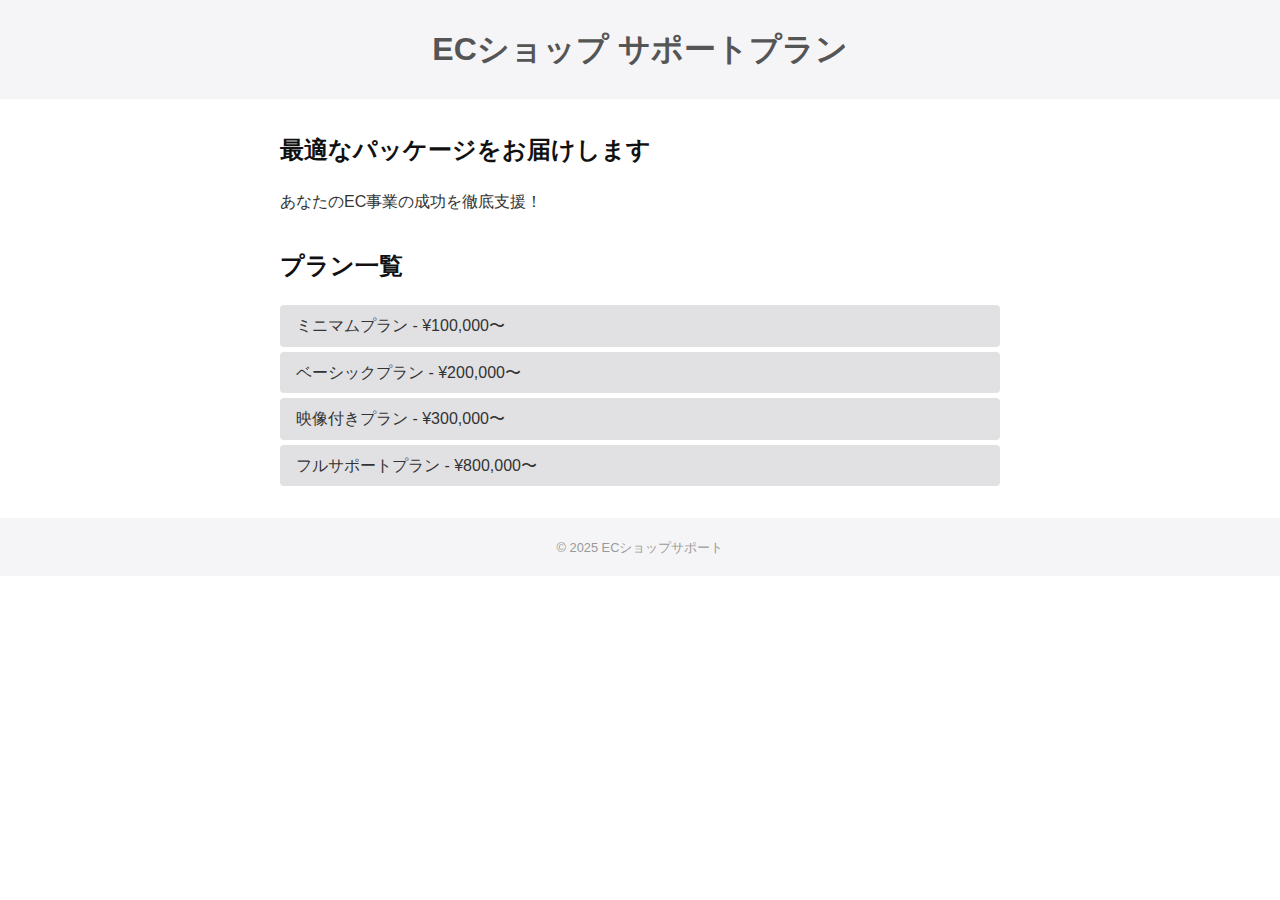
<file: index.html>
﻿<!DOCTYPE html>
<html lang='ja'>
<head>
  <meta charset='UTF-8' />
  <meta name='viewport' content='width=device-width, initial-scale=1' />
  <title>ECショップ サポートプラン</title>
  <link rel='stylesheet' href='../styles/app.css' />
</head>
<body>
  <header>
    <h1>ECショップ サポートプラン</h1>
  </header>
  <main>
    <section>
      <h2>最適なパッケージをお届けします</h2>
      <p>あなたのEC事業の成功を徹底支援！</p>
    </section>
    <section>
      <h2>プラン一覧</h2>
      <ul>
        <li>ミニマムプラン - ¥100,000〜</li>
        <li>ベーシックプラン - ¥200,000〜</li>
        <li>映像付きプラン - ¥300,000〜</li>
        <li>フルサポートプラン - ¥800,000〜</li>
      </ul>
    </section>
  </main>
  <footer>
    <small>© 2025 ECショップサポート</small>
  </footer>
</body>
</html>
</file>
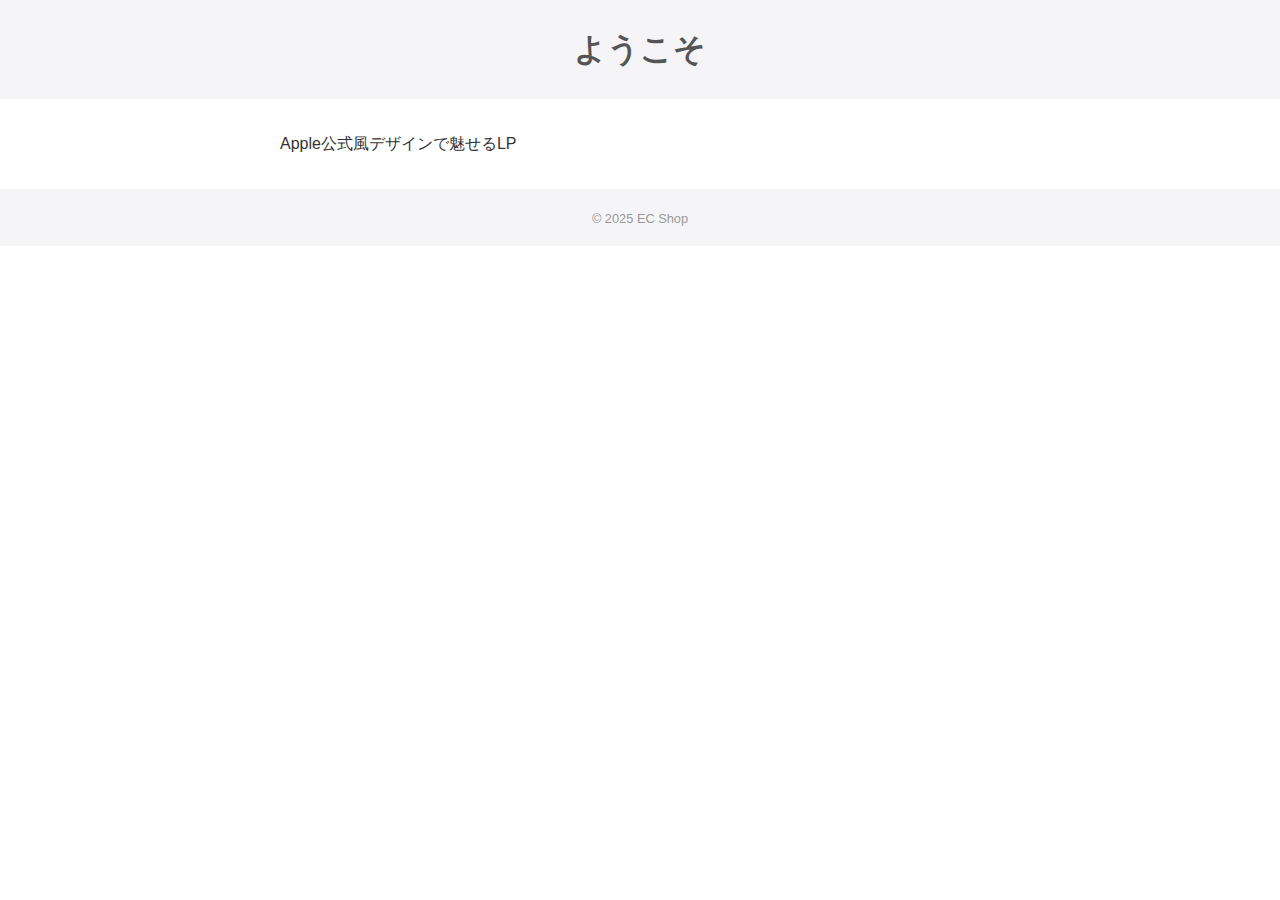
<file: lp/index.html>
﻿<!DOCTYPE html>
<html lang="ja">
<head>
  <meta charset="UTF-8" />
  <meta name="viewport" content="width=device-width, initial-scale=1.0" />
  <title>ECショップ LP</title>
  <link rel="stylesheet" href="../styles/app.css" />
</head>
<body>
  <header><h1>ようこそ</h1></header>
  <main><p>Apple公式風デザインで魅せるLP</p></main>
  <footer><small>&copy; 2025 EC Shop</small></footer>
</body>
</html>
</file>
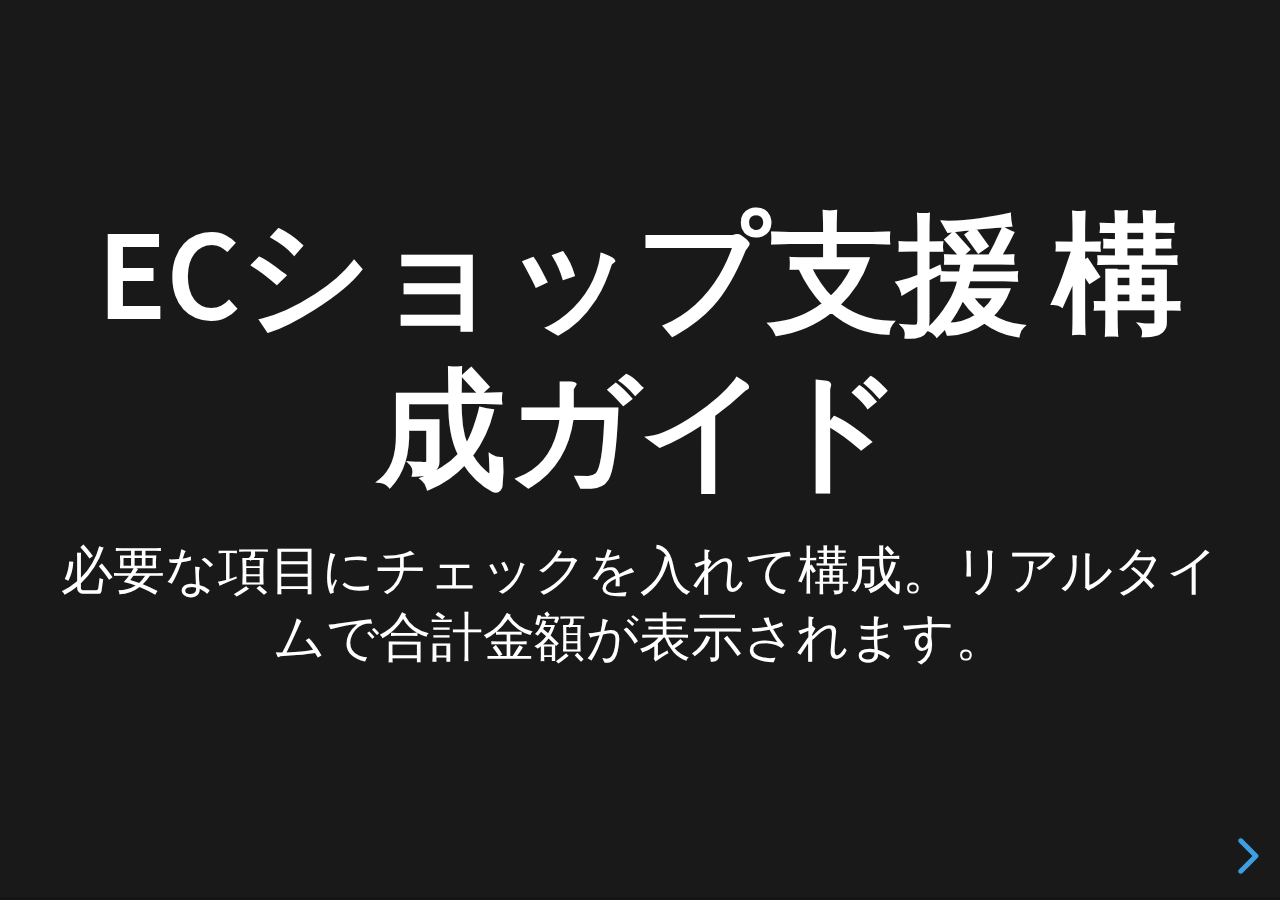
<file: pitch/index.html>
﻿<!doctype html>
<html lang="ja">
<head>
  <meta charset="utf-8">
  <title>EC支援構成ガイド</title>
  <meta name="viewport" content="width=device-width, initial-scale=1">
  <link rel="stylesheet" href="../reveal.js/dist/reveal.css">
  <link rel="stylesheet" href="../reveal.js/dist/theme/black.css">
  <style>
    section {
      max-height: 90vh;
      overflow-y: auto;
    }
  </style>
</head>
<body>



<div class="reveal"><div class="slides">
<section>
  <h1>ECショップ支援 構成ガイド</h1>
  <p>必要な項目にチェックを入れて構成。リアルタイムで合計金額が表示されます。</p>
</section>


<section>
  <h2>選択式サポート項目</h2>
  <form>
    <label><input type="checkbox" class="cost" data-cost="60000" checked> モデル撮影（¥60,000）</label><br>
    <label><input type="checkbox" class="cost" data-cost="80000" checked> 動画制作（¥80,000）</label><br>
    <label><input type="checkbox" class="cost" data-cost="30000" checked> 工場紹介（¥30,000）</label><br>
    <label><input type="checkbox" class="cost" data-cost="40000" checked> Shopify登録（¥40,000）</label><br>
    <label><input type="checkbox" class="cost" data-cost="25000" checked> SNS運用（¥25,000）</label><br>
    <label><input type="checkbox" class="cost" data-cost="20000" checked> スクウェアターミナル管理（¥20,000）</label><br>
    <label><input type="checkbox" class="cost" data-cost="50000" checked> 商品登録システム化（¥50,000）</label><br>
    <label><input type="checkbox" class="cost" data-cost="40000" checked> CSV加工・自動化対応（¥40,000）</label><br>
    <label><input type="checkbox" class="cost" data-cost="30000" checked> 売上ボタン共有機能（¥30,000）</label><br>
    <label><input type="checkbox" class="cost" data-cost="50000" checked> メールマーケティング（¥50,000）</label><br>
    <label><input type="checkbox" class="cost" data-cost="30000" checked> 顧客サポート（¥30,000）</label><br>
    <label><input type="checkbox" class="cost" data-cost="40000" checked> データ分析（¥40,000）</label><br>
    <label><input type="checkbox" class="cost" data-cost="60000" checked> SEO／コンテンツ（¥60,000）</label><br>
    <label><input type="checkbox" class="cost" data-cost="30000" checked> リピート施策（¥30,000）</label><br>
    <label><input type="checkbox" class="cost" data-cost="70000" checked> 物流代行（¥70,000）</label><br>
    <label><input type="checkbox" class="cost" data-cost="0" checked> 広告運用（5〜15%広告費・応相談）</label><br>
  </form>
  <hr>
  <strong>合計金額：<span id="total">¥0</span></strong>
</section>


<section>
  <h2>サブスクリプションプラン</h2>
  <ul>
    <li><strong>A. そこそこおまとめプラン（¥150,000/月）</strong> - 撮影＋登録＋SNS</li>
    <li><strong>B. 得得おまとめプラン（¥200,000/月）</strong> - 上記＋広告＋分析</li>
    <li><strong>C. フルコミットプラン（¥300,000/月）</strong> - 上記＋EC代行＋在庫連携</li>
  </ul>
</section>

<section>
  <h2>年間スケジュール グラフ</h2>
  <iframe src="timeline.html" style="width:100%; height:600px; border:none; background:white;"></iframe>
</section>



<section data-background-video="videos/01.mp4" data-background-video-loop data-background-video-muted>
<h3>1月：
  <ul>
    <li>商品撮影・LP作成</li>
    <li>SNSアカウント設計（Instagram中心）</li>
  </ul>
</section>


<section data-background-video="videos/02.mp4" data-background-video-loop data-background-video-muted>
<h3>2月：
  <ul>
    <li>Shopify本登録</li>
    <li>Google広告／Meta広告セットアップ</li>
  </ul>
</section>


<section data-background-video="videos/03.mp4" data-background-video-loop data-background-video-muted>
<h3>3月：
  <ul>
    <li>リアルイベントでのブランド認知強化</li>
    <li>来場者アンケートによるフィードバック収集</li>
  </ul>
</section>


<section data-background-video="videos/04.mp4" data-background-video-loop data-background-video-muted>
<h3>4月：
  <ul>
    <li>GA4／GSC 導入、SNSパターン分析</li>
    <li>CVR改善のための導線チェック</li>
  </ul>
</section>


<section data-background-video="videos/05.mp4" data-background-video-loop data-background-video-muted>
<h3>5月：
  <ul>
    <li>中間試験としてのマクアケプロジェクト実施</li>
    <li>支援者への訴求構成とページ制作</li>
  </ul>
</section>


<section data-background-video="videos/06.mp4" data-background-video-loop data-background-video-muted>
<h3>6月：
  <ul>
    <li>広告素材の多様化・UGC導入</li>
    <li>年末を見据えた販促計画立案</li>
  </ul>
</section>


<section data-background-video="videos/07.mp4" data-background-video-loop data-background-video-muted>
<h3>7月：
  <ul>
    <li>マクアケの成果を活かした拡販</li>
    <li>BtoB展開・法人提案スタート</li>
  </ul>
</section>


<section data-background-video="videos/08.mp4" data-background-video-loop data-background-video-muted>
<h3>8月：
  <ul>
    <li>購入後のサポート体制整備</li>
    <li>FAQ・チャットボット実装</li>
  </ul>
</section>


<section data-background-video="videos/09.mp4" data-background-video-loop data-background-video-muted>
<h3>9月：
  <ul>
    <li>顧客属性別にLINEやメール配信</li>
    <li>LTV最大化施策を実行</li>
  </ul>
</section>


<section data-background-video="videos/10.mp4" data-background-video-loop data-background-video-muted>
<h3>10月：
  <ul>
    <li>Shopify Flow や API連携で在庫〜発送を自動化</li>
    <li>RPA・スクリプトでの省力化</li>
  </ul>
</section>


<section data-background-video="videos/11.mp4" data-background-video-loop data-background-video-muted>
<h3>11月：
  <ul>
    <li>リアル×オンライン連動販促</li>
    <li>年末の最大売上タイミングに集中施策</li>
  </ul>
</section>


<section data-background-video="videos/12.mp4" data-background-video-loop data-background-video-muted>
<h3>12月：
  <ul>
    <li>1年の数値評価と総括レポート作成</li>
    <li>次年度のルーティーンカレンダー策定</li>
  </ul>
</section>
<section>
  <h2>クラファン ランキング</h2>
  <iframe src="../ranking.html" style="width:100%; height:600px; border:none; background:white;"></iframe>
</section>
<script src="../reveal.js/dist/reveal.js"></script>
<script>
  Reveal.initialize();
  function updateTotal() {
    var t = 0;
    document.querySelectorAll(".cost").forEach(function(cb) {
      if (cb.checked) {
        t += parseInt(cb.dataset.cost) || 0;
      }
    });
    document.getElementById("total").textContent = "¥" + t.toLocaleString();
  }

  document.querySelectorAll(".cost").forEach(function(cb) {
    cb.addEventListener("change", updateTotal);
  });

  updateTotal();
</script>
<section>
  <p>© 2025 ECショップサポート</p>
</section>
</body>
</html>
</file>
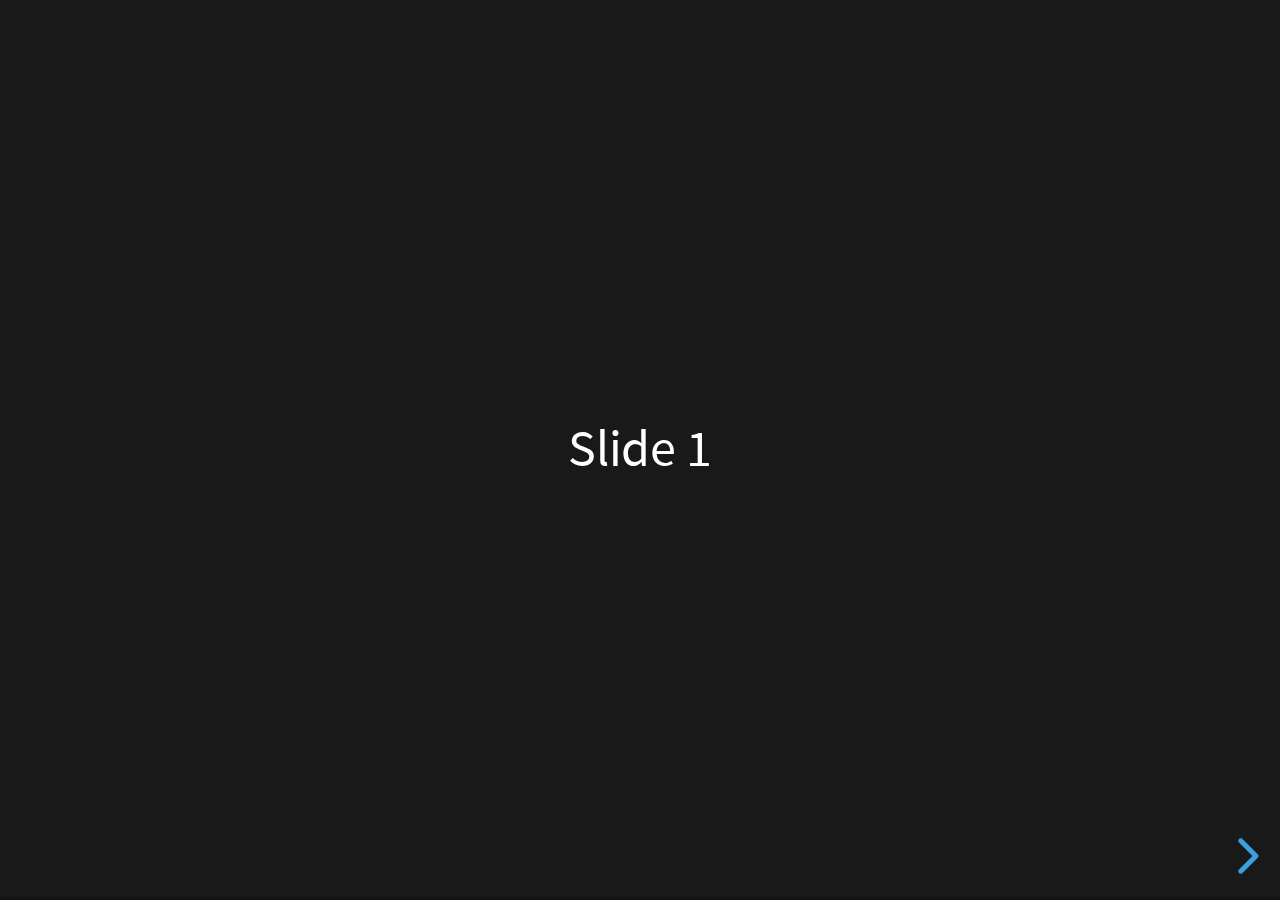
<file: reveal.js/index.html>
<!doctype html>
<html>
	<head>
		<meta charset="utf-8">
		<meta name="viewport" content="width=device-width, initial-scale=1.0, maximum-scale=1.0, user-scalable=no">

		<title>reveal.js</title>

		<link rel="stylesheet" href="dist/reset.css">
		<link rel="stylesheet" href="dist/reveal.css">
		<link rel="stylesheet" href="dist/theme/black.css">

		<!-- Theme used for syntax highlighted code -->
		<link rel="stylesheet" href="plugin/highlight/monokai.css">
	</head>
	<body>
		<div class="reveal">
			<div class="slides">
				<section>Slide 1</section>
				<section>Slide 2
						<aside class="notes">
						<p>Some notes</p>
						</aside>
						<p>Some slide text</p>
						<aside class="notes">
						<p>and some more notes</p>
					</aside>
				</section>
			</div>
		</div>

		<script src="dist/reveal.js"></script>
		<script src="plugin/notes/notes.js"></script>
		<script src="plugin/markdown/markdown.js"></script>
		<script src="plugin/highlight/highlight.js"></script>
		<script>
			// More info about initialization & config:
			// - https://revealjs.com/initialization/
			// - https://revealjs.com/config/
			Reveal.initialize({
				hash: true,

				// Learn about plugins: https://revealjs.com/plugins/
				plugins: [ RevealMarkdown, RevealHighlight, RevealNotes ]
			});
		</script>
	</body>
</html>
</file>
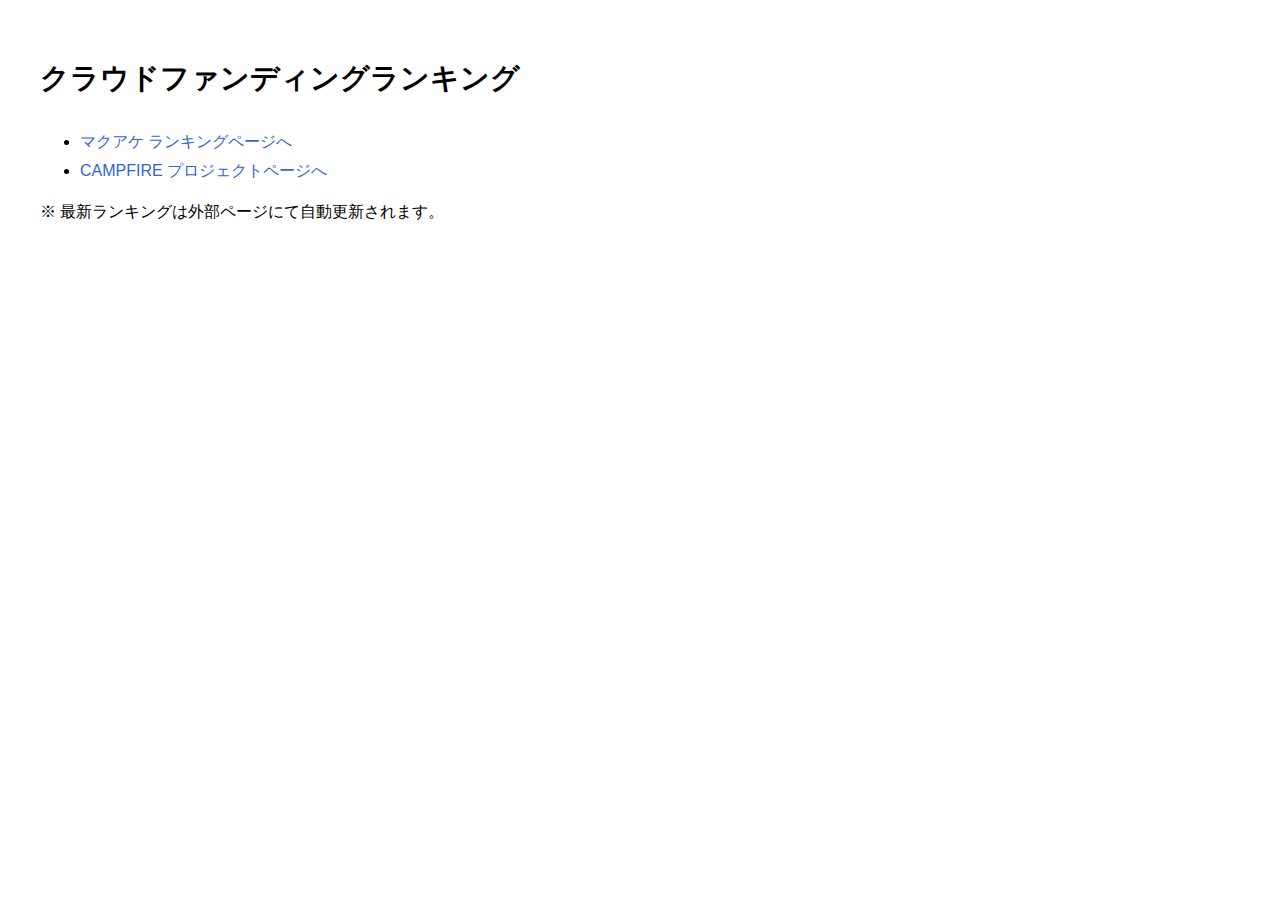
<file: ranking.html>
﻿<!doctype html>
<html lang="ja">
<head>
  <meta charset="utf-8">
  <title>クラファンランキング</title>
  <meta name="viewport" content="width=device-width, initial-scale=1">
  <style>
    body { font-family: sans-serif; padding: 2em; }
    h1 { font-size: 1.8em; margin-bottom: 1em; }
    ul { line-height: 1.8em; }
    a { color: #3366cc; text-decoration: none; }
    a:hover { text-decoration: underline; }
  </style>
</head>
<body>
  <h1>クラウドファンディングランキング</h1>
  <ul>
    <li><a href="https://www.makuake.com/discover/most-funded/" target="_blank">マクアケ ランキングページへ</a></li>
    <li><a href="https://camp-fire.jp/projects/736263" target="_blank">CAMPFIRE プロジェクトページへ</a></li>
  </ul>
  <p>※ 最新ランキングは外部ページにて自動更新されます。</p>
</body>
</html>
</file>
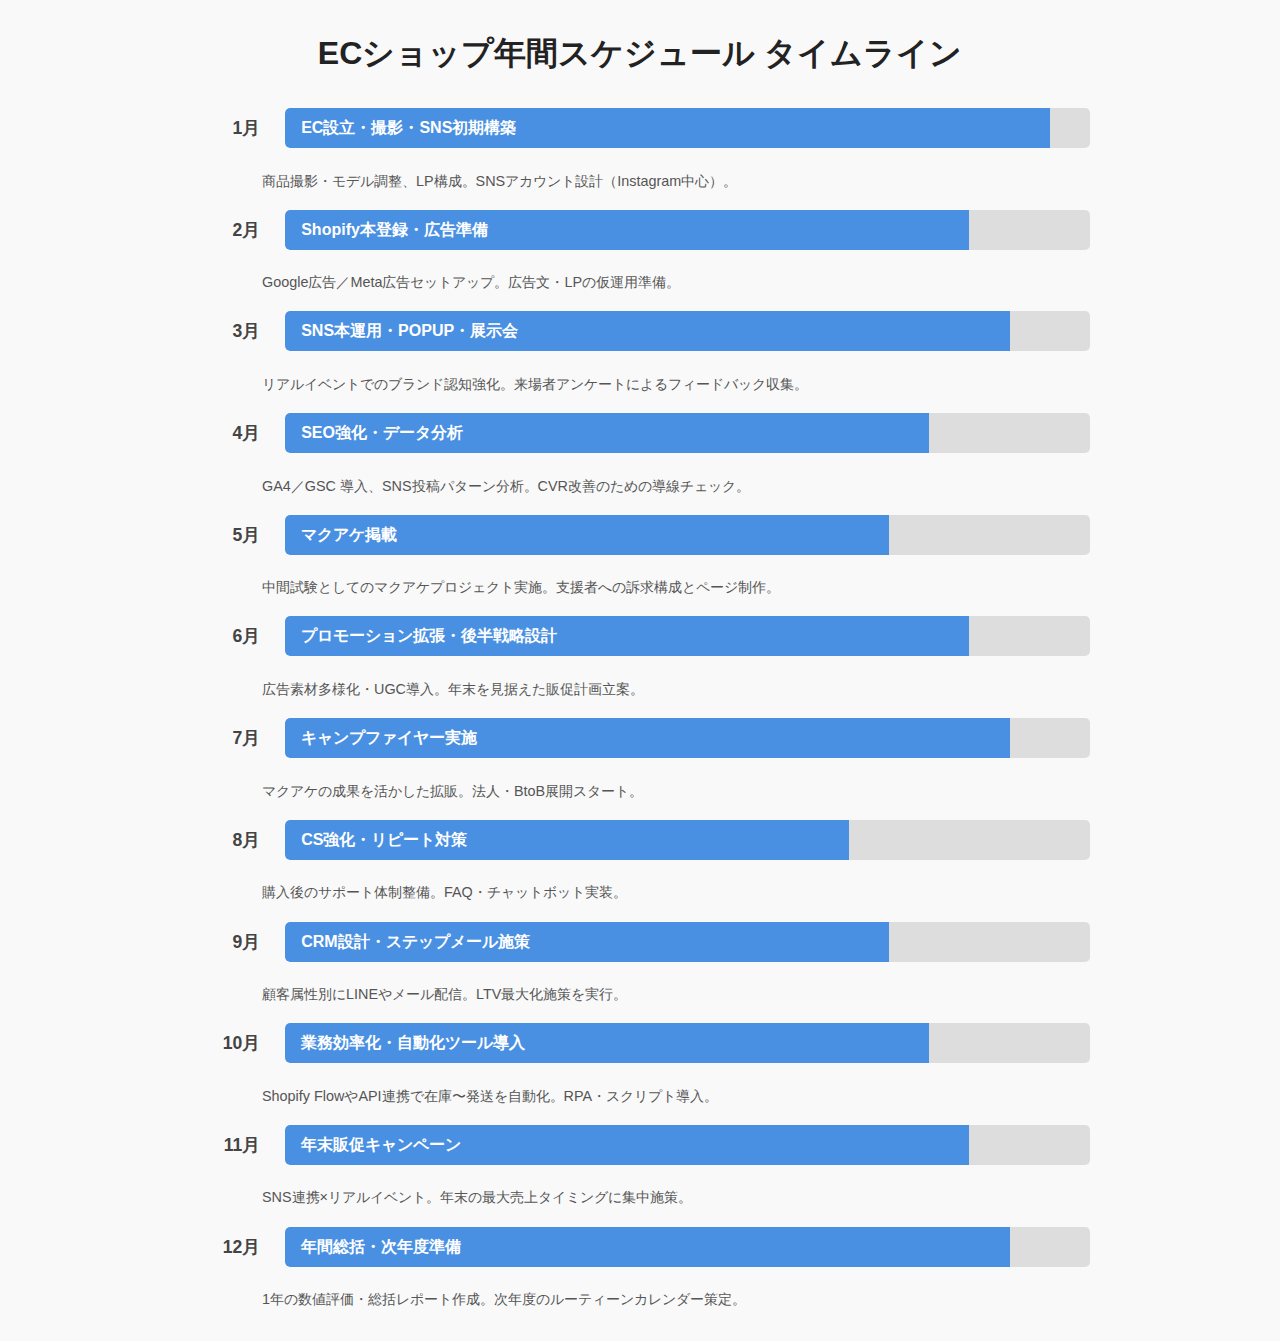
<file: pitch/timeline.html>
<!doctype html>
<html lang="ja">
<head>
  <meta charset="utf-8" />
  <title>EC年間スケジュール タイムライン</title>
  <meta name="viewport" content="width=device-width, initial-scale=1" />
  <style>
    body {
      font-family: 'Segoe UI', Tahoma, Geneva, Verdana, sans-serif;
      max-width: 900px;
      margin: 2em auto;
      padding: 0 1em;
      background: #f9f9f9;
      color: #222;
    }
    h1 {
      text-align: center;
      margin-bottom: 1em;
    }
    .timeline {
      display: flex;
      flex-direction: column;
      gap: 1.2em;
    }
    .item {
      display: flex;
      align-items: center;
      gap: 1em;
    }
    .month {
      flex: 0 0 4em;
      font-weight: bold;
      font-size: 1.1em;
      text-align: right;
      padding-right: 0.5em;
      color: #444;
    }
    .bar-container {
      flex-grow: 1;
      background: #ddd;
      border-radius: 5px;
      overflow: hidden;
      position: relative;
      height: 40px;
    }
    .bar {
      height: 100%;
      background: #4a90e2;
      color: white;
      padding: 0 1em;
      line-height: 40px;
      font-weight: bold;
      white-space: nowrap;
      box-sizing: border-box;
      user-select: none;
      border-radius: 5px 0 0 5px;
    }
    .detail {
      font-size: 0.9em;
      margin-top: 0.3em;
      color: #555;
      padding-left: 5em;
      max-width: 720px;
    }
  </style>
</head>
<body>
  <h1>ECショップ年間スケジュール タイムライン</h1>
  
  <div class="timeline">
    <div class="item">
      <div class="month">1月</div>
      <div class="bar-container">
        <div class="bar" style="width: 95%;">EC設立・撮影・SNS初期構築</div>
      </div>
    </div>
    <div class="detail">商品撮影・モデル調整、LP構成。SNSアカウント設計（Instagram中心）。</div>

    <div class="item">
      <div class="month">2月</div>
      <div class="bar-container">
        <div class="bar" style="width: 85%;">Shopify本登録・広告準備</div>
      </div>
    </div>
    <div class="detail">Google広告／Meta広告セットアップ。広告文・LPの仮運用準備。</div>

    <div class="item">
      <div class="month">3月</div>
      <div class="bar-container">
        <div class="bar" style="width: 90%;">SNS本運用・POPUP・展示会</div>
      </div>
    </div>
    <div class="detail">リアルイベントでのブランド認知強化。来場者アンケートによるフィードバック収集。</div>

    <div class="item">
      <div class="month">4月</div>
      <div class="bar-container">
        <div class="bar" style="width: 80%;">SEO強化・データ分析</div>
      </div>
    </div>
    <div class="detail">GA4／GSC 導入、SNS投稿パターン分析。CVR改善のための導線チェック。</div>

    <div class="item">
      <div class="month">5月</div>
      <div class="bar-container">
        <div class="bar" style="width: 75%;">マクアケ掲載</div>
      </div>
    </div>
    <div class="detail">中間試験としてのマクアケプロジェクト実施。支援者への訴求構成とページ制作。</div>

    <div class="item">
      <div class="month">6月</div>
      <div class="bar-container">
        <div class="bar" style="width: 85%;">プロモーション拡張・後半戦略設計</div>
      </div>
    </div>
    <div class="detail">広告素材多様化・UGC導入。年末を見据えた販促計画立案。</div>

    <div class="item">
      <div class="month">7月</div>
      <div class="bar-container">
        <div class="bar" style="width: 90%;">キャンプファイヤー実施</div>
      </div>
    </div>
    <div class="detail">マクアケの成果を活かした拡販。法人・BtoB展開スタート。</div>

    <div class="item">
      <div class="month">8月</div>
      <div class="bar-container">
        <div class="bar" style="width: 70%;">CS強化・リピート対策</div>
      </div>
    </div>
    <div class="detail">購入後のサポート体制整備。FAQ・チャットボット実装。</div>

    <div class="item">
      <div class="month">9月</div>
      <div class="bar-container">
        <div class="bar" style="width: 75%;">CRM設計・ステップメール施策</div>
      </div>
    </div>
    <div class="detail">顧客属性別にLINEやメール配信。LTV最大化施策を実行。</div>

    <div class="item">
      <div class="month">10月</div>
      <div class="bar-container">
        <div class="bar" style="width: 80%;">業務効率化・自動化ツール導入</div>
      </div>
    </div>
    <div class="detail">Shopify FlowやAPI連携で在庫〜発送を自動化。RPA・スクリプト導入。</div>

    <div class="item">
      <div class="month">11月</div>
      <div class="bar-container">
        <div class="bar" style="width: 85%;">年末販促キャンペーン</div>
      </div>
    </div>
    <div class="detail">SNS連携×リアルイベント。年末の最大売上タイミングに集中施策。</div>

    <div class="item">
      <div class="month">12月</div>
      <div class="bar-container">
        <div class="bar" style="width: 90%;">年間総括・次年度準備</div>
      </div>
    </div>
    <div class="detail">1年の数値評価・総括レポート作成。次年度のルーティーンカレンダー策定。</div>
  </div>
</body>
</html>
</file>
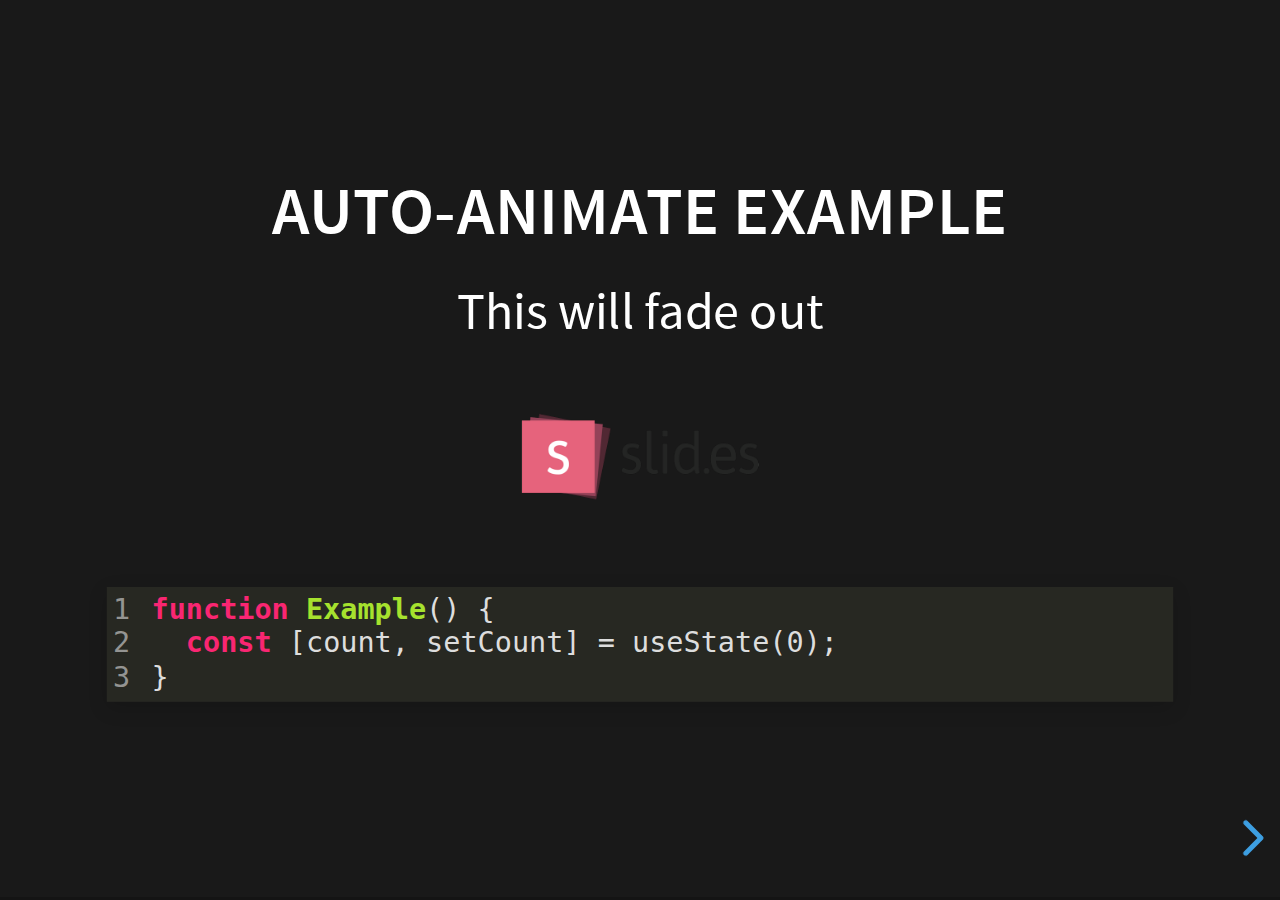
<file: reveal.js/examples/auto-animate.html>
<!doctype html>
<html lang="en">

	<head>
		<meta charset="utf-8">

		<title>reveal.js - Auto Animate</title>

		<meta name="viewport" content="width=device-width, initial-scale=1.0, maximum-scale=1.0, user-scalable=no">

		<link rel="stylesheet" href="../dist/reveal.css">
		<link rel="stylesheet" href="../dist/theme/black.css" id="theme">
		<link rel="stylesheet" href="../plugin/highlight/monokai.css">
	</head>

	<body>

		<div class="reveal">

			<div class="slides">
				<section data-auto-animate data-auto-animate-unmatched="fade">
					<h3>Auto-Animate Example</h3>
					<p>This will fade out</p>
					<img src="assets/image1.png" style="height: 100px;">
					<pre data-id="code"><code data-line-numbers class="hljs" data-trim>
						function Example() {
						  const [count, setCount] = useState(0);
						}
					</code></pre>
				</section>
				<section data-auto-animate data-auto-animate-unmatched="fade">
					<h3>Auto-Animate Example</h3>
					<p style="opacity: 0.2; margin-top: 100px;">This will fade out</p>
					<p>This element is unmatched</p>
					<img src="assets/image1.png" style="height: 150px;">
					<pre data-id="code"><code data-line-numbers class="hljs" data-trim>
						function Example() {
						  New line!
						  const [count, setCount] = useState(0);
						}
					</code></pre>
				</section>

				<section data-auto-animate>
					<p data-id="text-props" style="background: #555; line-height: 1em; letter-spacing: 0em;">Line Height & Letter Spacing</p>
				</section>
				<section data-auto-animate>
					<p data-id="text-props" style="background: #555; line-height: 3em; letter-spacing: 0.2em;">Line Height & Letter Spacing</p>
				</section>

				<section>
					<section data-auto-animate>
						<pre data-id="code"><code data-line-numbers class="hljs" data-trim>
							import React, { useState } from 'react';

							function Example() {
							  const [count, setCount] = useState(0);

							  return (
							    ...
							  );
							}
						</code></pre>
					</section>
					<section data-auto-animate>
						<pre data-id="code"><code data-line-numbers class="hljs" data-trim>
							function Example() {
							  const [count, setCount] = useState(0);

							  return (
							    &lt;div&gt;
							      &lt;p&gt;You clicked {count} times&lt;/p&gt;
							      &lt;button onClick={() =&gt; setCount(count + 1)}&gt;
							        Click me
							      &lt;/button&gt;
							    &lt;/div&gt;
							  );
							}
						</code></pre>
					</section>
					<section data-auto-animate>
						<pre data-id="code"><code data-line-numbers class="hljs" data-trim>
							function Example() {
							  // A comment!
							  const [count, setCount] = useState(0);

							  return (
							    &lt;div&gt;
							      &lt;p&gt;You clicked {count} times&lt;/p&gt;
							      &lt;button onClick={() =&gt; setCount(count + 1)}&gt;
							        Click me
							      &lt;/button&gt;
							    &lt;/div&gt;
							  );
							}
						</code></pre>
					</section>
				</section>

				<section>
					<section data-auto-animate>
						<h3>Swapping list items</h3>
						<ul>
							<li>One</li>
							<li>Two</li>
							<li>Three</li>
						</ul>
					</section>
					<section data-auto-animate>
						<h3>Swapping list items</h3>
						<ul>
							<li>Two</li>
							<li>One</li>
							<li>Three</li>
						</ul>
					</section>
					<section data-auto-animate>
						<h3>Swapping list items</h3>
						<ul>
							<li>Two</li>
							<li>Three</li>
							<li>One</li>
						</ul>
					</section>
				</section>

				<section data-auto-animate style="height: 600px">
					<h3 style="opacity: 0.3; font-size: 18px;">SLIDE 1</h3>
					<h2 data-id="title" style="margin-top: 260px;">Animate Anything</h2>
					<div data-id="1" style="background: white; position: absolute; top: 150px; left: 16%; width: 60px; height: 60px;"></div>
					<div data-id="2" style="background: white; position: absolute; top: 150px; left: 36%; width: 60px; height: 60px;"></div>
					<div data-id="3" style="background: white; position: absolute; top: 150px; left: 56%; width: 60px; height: 60px;"></div>
					<div data-id="4" style="background: white; position: absolute; top: 150px; left: 76%; width: 60px; height: 60px;"></div>
				</section>
				<section data-auto-animate style="height: 600px">
					<h3 style="opacity: 0.3; font-size: 18px;">SLIDE 2</h3>
					<h2 data-id="title" style="margin-top: 500px">With Auto Animate</h2>
					<div data-id="1" style="background: cyan; position: absolute; bottom: 190px; left: 16%; width: 60px; height: 60px;"></div>
					<div data-id="2" style="background: magenta; position: absolute; bottom: 190px; left: 36%; width: 60px; height: 160px;"></div>
					<div data-id="3" style="background: yellow; position: absolute; bottom: 190px; left: 56%; width: 60px; height: 260px;"></div>
					<div data-id="4" style="background: red; position: absolute; bottom: 190px; left: 76%; width: 60px; height: 360px;"></div>
				</section>
				<section data-auto-animate style="height: 600px">
					<h3 style="opacity: 0.3; font-size: 18px;">SLIDE 3</h3>
					<h2 data-id="title" style="margin-top: 500px; opacity: 0;">With Auto Animate</h2>
					<div data-id="1" style="background: cyan; position: absolute; top: 50%; left: 50%; width: 400px; height: 400px; margin: -200px 0 0 -200px; border-radius: 400px;"></div>
					<div data-id="2" style="background: magenta; position: absolute; top: 50%; left: 50%; width: 300px; height: 300px; margin: -150px 0 0 -150px; border-radius: 400px;"></div>
					<div data-id="3" style="background: yellow; position: absolute; top: 50%; left: 50%; width: 200px; height: 200px; margin: -100px 0 0 -100px; border-radius: 400px;"></div>
					<div data-id="4" style="background: red; position: absolute; top: 50%; left: 50%; width: 100px; height: 100px; margin: -50px 0 0 -50px; border-radius: 400px;"></div>
				</section>
				<section data-auto-animate style="height: 600px">
					<h3 style="opacity: 0.3; font-size: 18px;">SLIDE 3</h3>
					<h2 data-id="title" style="margin-top: 500px; opacity: 0;">With Auto Animate</h2>
					<div data-id="1" style="background: red; position: absolute; top: 250px; left: 16%; width: 60px; height: 60px;"></div>
					<div data-id="2" style="background: yellow; position: absolute; top: 250px; left: 36%; width: 60px; height: 60px;"></div>
					<div data-id="3" style="background: magenta; position: absolute; top: 250px; left: 56%; width: 60px; height: 60px;"></div>
					<div data-id="4" style="background: cyan; position: absolute; top: 250px; left: 76%; width: 60px; height: 60px;"></div>
				</section>

				<section data-auto-animate data-auto-animate-id="a">
					<h2>data-auto-animate-id="a"</h2>
					<h3>A1</h3>
				</section>
				<section data-auto-animate data-auto-animate-id="a">
					<h2>data-auto-animate-id="a"</h2>
					<h3>A1</h3>
					<h3>A2</h3>
				</section>
				<section data-auto-animate data-auto-animate-id="b">
					<h2>data-auto-animate-id="b"</h2>
					<h3>B1</h3>
				</section>
				<section data-auto-animate data-auto-animate-id="b">
					<h2>data-auto-animate-id="b"</h2>
					<h3>B1</h3>
					<h3>B2</h3>
				</section>

				<section>
					<section id="stacked-slide-1" data-auto-animate>
						<a href="#/stacked-slide-1">Slide 1</a><br>
						<a href="#/stacked-slide-2">Slide 2</a><br>
						<a href="#/stacked-slide-3">Slide 3</a><br>
						<a href="#/stacked-slide-4">Slide 4</a><br>
						<div data-id="anim" style="background: indigo; padding: 8px; width: 50px; height: 50px; position: absolute; left: 0px;">A</div>
					</section>
					<section id="stacked-slide-2" data-auto-animate>
						<a href="#/stacked-slide-1">Slide 1</a><br>
						<a href="#/stacked-slide-2">Slide 2</a><br>
						<a href="#/stacked-slide-3">Slide 3</a><br>
						<a href="#/stacked-slide-4">Slide 4</a><br>
						<div data-id="anim" style="background: indigo; padding: 8px; width: 50px; height: 50px; position: absolute; left: 25%;">A</div>
					</section>
					<section id="stacked-slide-3" data-auto-animate>
						<a href="#/stacked-slide-1">Slide 1</a><br>
						<a href="#/stacked-slide-2">Slide 2</a><br>
						<a href="#/stacked-slide-3">Slide 3</a><br>
						<a href="#/stacked-slide-4">Slide 4</a><br>
						<div data-id="anim" style="background: indigo; padding: 8px; width: 50px; height: 50px; position: absolute; left: 50%;">A</div>
					</section>
					<section id="stacked-slide-4" data-auto-animate>
						<a href="#/stacked-slide-1">Slide 1</a><br>
						<a href="#/stacked-slide-2">Slide 2</a><br>
						<a href="#/stacked-slide-3">Slide 3</a><br>
						<a href="#/stacked-slide-4">Slide 4</a><br>
						<div data-id="anim" style="background: indigo; padding: 8px; width: 50px; height: 50px; position: absolute; left: 75%;">A</div>
					</section>
				</section>

			</div>

		</div>

		<script src="../dist/reveal.js"></script>
		<script src="../plugin/highlight/highlight.js"></script>
		<script>
			Reveal.initialize({
				center: true,
				hash: true,
				plugins: [ RevealHighlight ]
			});
		</script>

	</body>
</html>
</file>
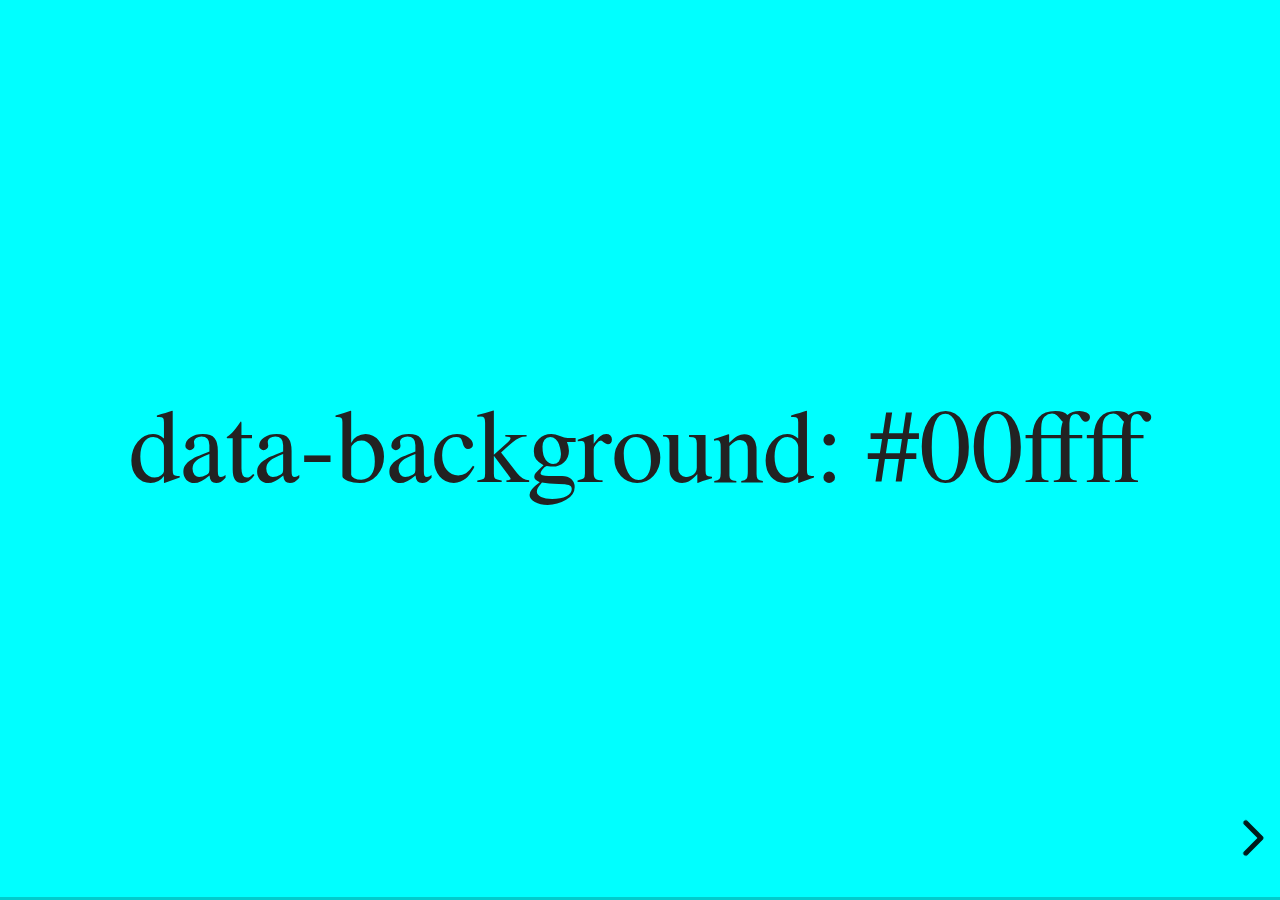
<file: reveal.js/examples/backgrounds.html>
<!doctype html>
<html lang="en">

	<head>
		<meta charset="utf-8">

		<title>reveal.js - Slide Backgrounds</title>

		<meta name="viewport" content="width=device-width, initial-scale=1.0, maximum-scale=1.0, user-scalable=no">

		<link rel="stylesheet" href="../dist/reveal.css">
		<link rel="stylesheet" href="../dist/theme/serif.css" id="theme">
		<style type="text/css" media="screen">
			.slides section.has-dark-background,
			.slides section.has-dark-background h2 {
				color: #fff;
			}
			.slides section.has-light-background,
			.slides section.has-light-background h2 {
				color: #222;
			}
		</style>
	</head>

	<body>

		<div class="reveal">

			<div class="slides">

				<section data-background="#00ffff">
					<h2>data-background: #00ffff</h2>
				</section>

				<section data-background="#bb00bb">
					<h2>data-background: #bb00bb</h2>
				</section>

				<section data-background-color="lightblue">
					<h2>data-background: lightblue</h2>
				</section>

				<section>
					<section data-background="#ff0000">
						<h2>data-background: #ff0000</h2>
					</section>
					<section data-background="rgba(0, 0, 0, 0.2)">
						<h2>data-background: rgba(0, 0, 0, 0.2)</h2>
					</section>
					<section data-background="salmon">
						<h2>data-background: salmon</h2>
					</section>
				</section>

				<section data-background="rgba(0, 100, 100, 0.2)">
					<section>
						<h2>Background applied to stack</h2>
					</section>
					<section>
						<h2>Background applied to stack</h2>
					</section>
					<section data-background="rgb(66, 66, 66)">
						<h2>Background applied to slide inside of stack</h2>
					</section>
				</section>

				<section data-background-transition="slide" data-background="assets/image1.png">
					<h2>Background image</h2>
				</section>

				<section>
					<section data-background-transition="slide" data-background="assets/image1.png">
						<h2>Background image</h2>
					</section>
					<section data-background-transition="slide" data-background="assets/image1.png">
						<h2>Background image</h2>
					</section>
				</section>

				<section data-background="assets/image2.png" data-background-size="100px" data-background-repeat="repeat" data-background-color="#111">
					<h2>Background image</h2>
					<pre>data-background-size="100px" data-background-repeat="repeat" data-background-color="#111"</pre>
				</section>

				<section data-background="#888888">
					<h2>Same background twice (1/2)</h2>
				</section>
				<section data-background="#888888">
					<h2>Same background twice (2/2)</h2>
				</section>

				<section data-background-video="https://s3.amazonaws.com/static.slid.es/site/homepage/v1/homepage-video-editor.mp4,https://s3.amazonaws.com/static.slid.es/site/homepage/v1/homepage-video-editor.webm">
					<h2>Video background</h2>
				</section>

				<section data-background-iframe="https://slides.com/news/make-better-presentations/embed?style=hidden&autoSlide=4000">
					<h2>Iframe background</h2>
				</section>

				<section>
					<section data-background="#417203">
						<h2>Same background twice vertical (1/2)</h2>
					</section>
					<section data-background="#417203">
						<h2>Same background twice vertical (2/2)</h2>
					</section>
				</section>

				<section data-background="#934f4d">
					<h2>Same background from horizontal to vertical (1/3)</h2>
				</section>
				<section>
					<section data-background="#934f4d">
						<h2>Same background from horizontal to vertical (2/3)</h2>
					</section>
					<section data-background="#934f4d">
						<h2>Same background from horizontal to vertical (3/3)</h2>
					</section>
				</section>

			</div>

		</div>

		<script src="../dist/reveal.js"></script>
		<script>

			// Full list of configuration options:
			// https://revealjs.revealjs.com/config/
			Reveal.initialize({
				center: true,

				transition: 'linear',
				// transitionSpeed: 'slow',
				// backgroundTransition: 'slide'
			});

		</script>

	</body>
</html>
</file>
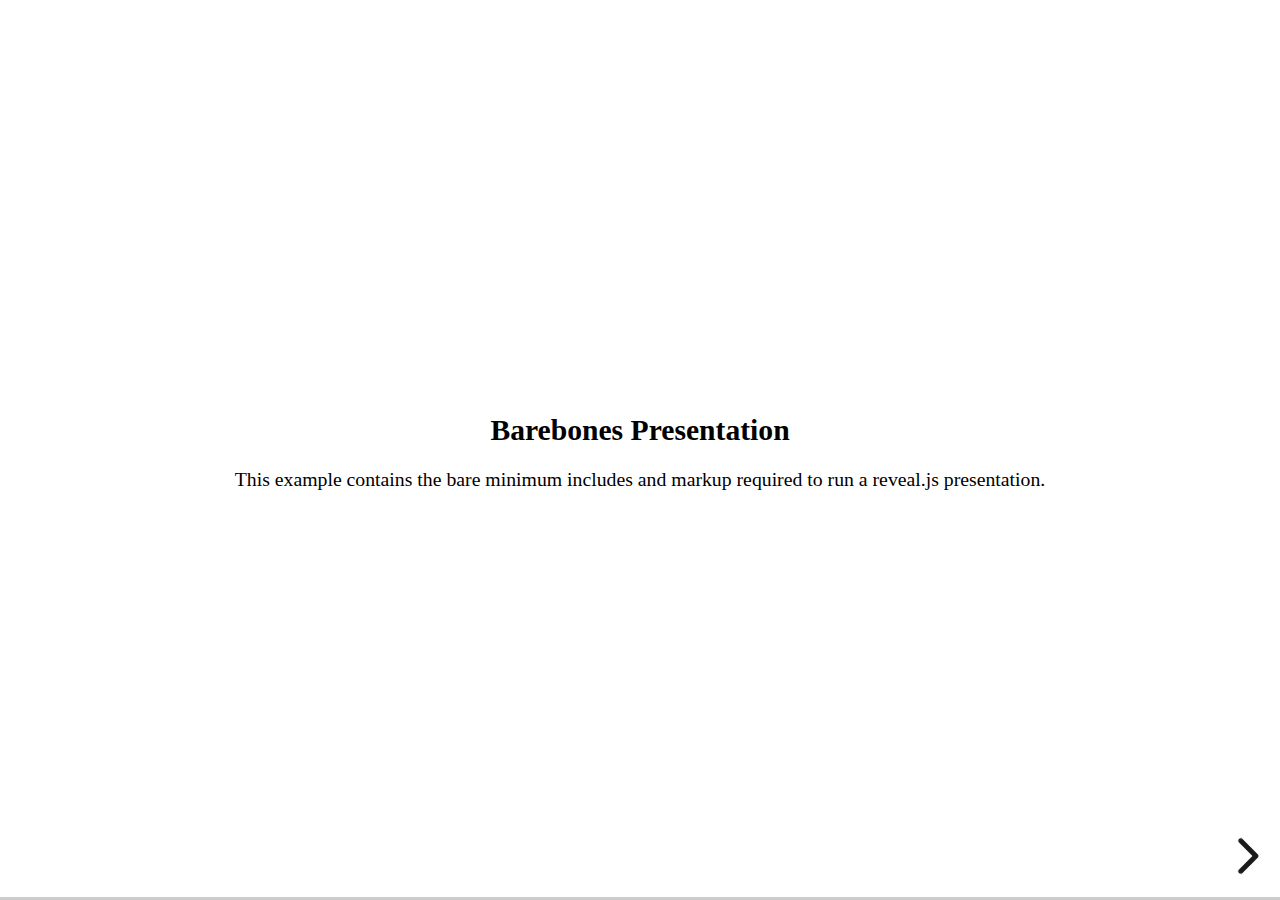
<file: reveal.js/examples/barebones.html>
<!doctype html>
<html lang="en">
	<head>
		<meta charset="utf-8">
		<title>reveal.js - Barebones</title>
		<link rel="stylesheet" href="../dist/reveal.css">
	</head>
	<body>

		<div class="reveal">
			<div class="slides">

				<section>
					<h2>Barebones Presentation</h2>
					<p>This example contains the bare minimum includes and markup required to run a reveal.js presentation.</p>
				</section>

				<section>
					<h2>No Theme</h2>
					<p>There's no theme included, so it will fall back on browser defaults.</p>
				</section>

			</div>
		</div>

		<script src="../dist/reveal.js"></script>
		<script>
			Reveal.initialize();
		</script>

	</body>
</html>
</file>
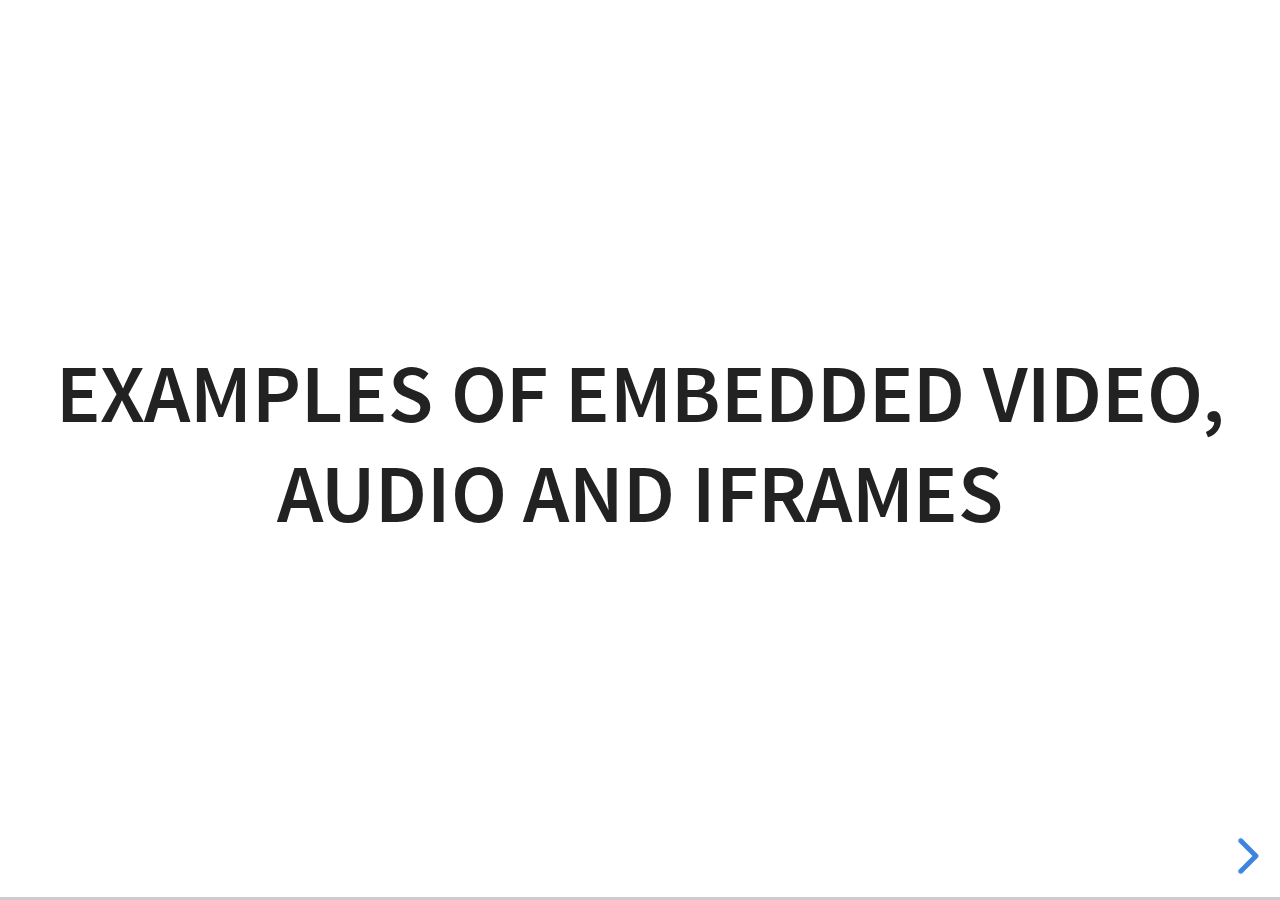
<file: reveal.js/examples/media.html>
<!doctype html>
<html lang="en">

	<head>
		<meta charset="utf-8">

		<title>reveal.js - Video, Audio and Iframes</title>

		<meta name="viewport" content="width=device-width, initial-scale=1.0, maximum-scale=1.0, user-scalable=no">

		<link rel="stylesheet" href="../dist/reveal.css">
		<link rel="stylesheet" href="../dist/theme/white.css" id="theme">
	</head>

	<body>

		<div class="reveal">

			<div class="slides">

				<section>
					<h2>Examples of embedded Video, Audio and Iframes</h2>
				</section>

				<section>
					<h2>Iframe</h2>
					<iframe data-autoplay width="700" height="540" src="https://slides.com/news/auto-animate/embed" frameborder="0"></iframe>
				</section>

				<section data-background-iframe="https://www.youtube.com/embed/h1_nyI3z8gI" data-background-interactive>
					<h2 style="color: #fff;">Iframe Background</h2>
				</section>

				<section>
					<h2>Video</h2>
					<video src="http://clips.vorwaerts-gmbh.de/big_buck_bunny.mp4" data-autoplay></video>
				</section>

				<section data-background-video="http://clips.vorwaerts-gmbh.de/big_buck_bunny.mp4">
					<h2>Background Video</h2>
				</section>

				<section>
					<h2>Auto-playing audio</h2>
					<audio src="assets/beeping.wav" data-autoplay></audio>
				</section>

				<section>
					<h2>Audio inside slide fragments</h2>
					<div class="fragment">
						Beep 1
						<audio src="assets/beeping.wav" data-autoplay></audio>
					</div>
					<div class="fragment">
						Beep 2
						<audio src="assets/beeping.wav" data-autoplay></audio>
					</div>
				</section>

				<section>
					<h2>Audio with controls</h2>
					<audio src="assets/beeping.wav" controls></audio>
				</section>

			</div>

		</div>

		<script src="../dist/reveal.js"></script>
		<script>
			Reveal.initialize({hash: true});
		</script>

	</body>
</html>
</file>
<file: styles/app.css>
﻿body {
  font-family: -apple-system, BlinkMacSystemFont, 'Segoe UI', Roboto, Oxygen,
    Ubuntu, Cantarell, 'Open Sans', 'Helvetica Neue', sans-serif;
  margin: 0; padding: 0; background: #fff; color: #333;
  line-height: 1.6;
}
header, footer {
  text-align: center; padding: 1rem; background: #f5f5f7; color: #555;
}
h1 {
  font-weight: 700; font-size: 2rem; margin: 0.5rem 0;
}
main {
  max-width: 720px; margin: 2rem auto; padding: 0 1rem;
}
section h2 {
  font-weight: 600; margin-top: 2rem;
  color: #111;
}
ul {
  list-style-type: none; padding-left: 0;
}
ul li {
  background: #e1e1e3; margin: 0.3rem 0; padding: 0.5rem 1rem;
  border-radius: 4px;
}
footer small {
  font-size: 0.8rem; color: #999;
}
@media (max-width: 600px) {
  body {
    font-size: 14px;
  }
}
</file>
<file: reveal.js/dist/reveal.css>
/*!
* reveal.js 4.4.0
* https://revealjs.com
* MIT licensed
*
* Copyright (C) 2011-2022 Hakim El Hattab, https://hakim.se
*/
.reveal .r-stretch,.reveal .stretch{max-width:none;max-height:none}.reveal pre.r-stretch code,.reveal pre.stretch code{height:100%;max-height:100%;box-sizing:border-box}.reveal .r-fit-text{display:inline-block;white-space:nowrap}.reveal .r-stack{display:grid}.reveal .r-stack>*{grid-area:1/1;margin:auto}.reveal .r-hstack,.reveal .r-vstack{display:flex}.reveal .r-hstack img,.reveal .r-hstack video,.reveal .r-vstack img,.reveal .r-vstack video{min-width:0;min-height:0;object-fit:contain}.reveal .r-vstack{flex-direction:column;align-items:center;justify-content:center}.reveal .r-hstack{flex-direction:row;align-items:center;justify-content:center}.reveal .items-stretch{align-items:stretch}.reveal .items-start{align-items:flex-start}.reveal .items-center{align-items:center}.reveal .items-end{align-items:flex-end}.reveal .justify-between{justify-content:space-between}.reveal .justify-around{justify-content:space-around}.reveal .justify-start{justify-content:flex-start}.reveal .justify-center{justify-content:center}.reveal .justify-end{justify-content:flex-end}html.reveal-full-page{width:100%;height:100%;height:100vh;height:calc(var(--vh,1vh) * 100);overflow:hidden}.reveal-viewport{height:100%;overflow:hidden;position:relative;line-height:1;margin:0;background-color:#fff;color:#000}.reveal-viewport:fullscreen{top:0!important;left:0!important;width:100%!important;height:100%!important;transform:none!important}.reveal .slides section .fragment{opacity:0;visibility:hidden;transition:all .2s ease;will-change:opacity}.reveal .slides section .fragment.visible{opacity:1;visibility:inherit}.reveal .slides section .fragment.disabled{transition:none}.reveal .slides section .fragment.grow{opacity:1;visibility:inherit}.reveal .slides section .fragment.grow.visible{transform:scale(1.3)}.reveal .slides section .fragment.shrink{opacity:1;visibility:inherit}.reveal .slides section .fragment.shrink.visible{transform:scale(.7)}.reveal .slides section .fragment.zoom-in{transform:scale(.1)}.reveal .slides section .fragment.zoom-in.visible{transform:none}.reveal .slides section .fragment.fade-out{opacity:1;visibility:inherit}.reveal .slides section .fragment.fade-out.visible{opacity:0;visibility:hidden}.reveal .slides section .fragment.semi-fade-out{opacity:1;visibility:inherit}.reveal .slides section .fragment.semi-fade-out.visible{opacity:.5;visibility:inherit}.reveal .slides section .fragment.strike{opacity:1;visibility:inherit}.reveal .slides section .fragment.strike.visible{text-decoration:line-through}.reveal .slides section .fragment.fade-up{transform:translate(0,40px)}.reveal .slides section .fragment.fade-up.visible{transform:translate(0,0)}.reveal .slides section .fragment.fade-down{transform:translate(0,-40px)}.reveal .slides section .fragment.fade-down.visible{transform:translate(0,0)}.reveal .slides section .fragment.fade-right{transform:translate(-40px,0)}.reveal .slides section .fragment.fade-right.visible{transform:translate(0,0)}.reveal .slides section .fragment.fade-left{transform:translate(40px,0)}.reveal .slides section .fragment.fade-left.visible{transform:translate(0,0)}.reveal .slides section .fragment.current-visible,.reveal .slides section .fragment.fade-in-then-out{opacity:0;visibility:hidden}.reveal .slides section .fragment.current-visible.current-fragment,.reveal .slides section .fragment.fade-in-then-out.current-fragment{opacity:1;visibility:inherit}.reveal .slides section .fragment.fade-in-then-semi-out{opacity:0;visibility:hidden}.reveal .slides section .fragment.fade-in-then-semi-out.visible{opacity:.5;visibility:inherit}.reveal .slides section .fragment.fade-in-then-semi-out.current-fragment{opacity:1;visibility:inherit}.reveal .slides section .fragment.highlight-blue,.reveal .slides section .fragment.highlight-current-blue,.reveal .slides section .fragment.highlight-current-green,.reveal .slides section .fragment.highlight-current-red,.reveal .slides section .fragment.highlight-green,.reveal .slides section .fragment.highlight-red{opacity:1;visibility:inherit}.reveal .slides section .fragment.highlight-red.visible{color:#ff2c2d}.reveal .slides section .fragment.highlight-green.visible{color:#17ff2e}.reveal .slides section .fragment.highlight-blue.visible{color:#1b91ff}.reveal .slides section .fragment.highlight-current-red.current-fragment{color:#ff2c2d}.reveal .slides section .fragment.highlight-current-green.current-fragment{color:#17ff2e}.reveal .slides section .fragment.highlight-current-blue.current-fragment{color:#1b91ff}.reveal:after{content:"";font-style:italic}.reveal iframe{z-index:1}.reveal a{position:relative}@keyframes bounce-right{0%,10%,25%,40%,50%{transform:translateX(0)}20%{transform:translateX(10px)}30%{transform:translateX(-5px)}}@keyframes bounce-left{0%,10%,25%,40%,50%{transform:translateX(0)}20%{transform:translateX(-10px)}30%{transform:translateX(5px)}}@keyframes bounce-down{0%,10%,25%,40%,50%{transform:translateY(0)}20%{transform:translateY(10px)}30%{transform:translateY(-5px)}}.reveal .controls{display:none;position:absolute;top:auto;bottom:12px;right:12px;left:auto;z-index:11;color:#000;pointer-events:none;font-size:10px}.reveal .controls button{position:absolute;padding:0;background-color:transparent;border:0;outline:0;cursor:pointer;color:currentColor;transform:scale(.9999);transition:color .2s ease,opacity .2s ease,transform .2s ease;z-index:2;pointer-events:auto;font-size:inherit;visibility:hidden;opacity:0;-webkit-appearance:none;-webkit-tap-highlight-color:transparent}.reveal .controls .controls-arrow:after,.reveal .controls .controls-arrow:before{content:"";position:absolute;top:0;left:0;width:2.6em;height:.5em;border-radius:.25em;background-color:currentColor;transition:all .15s ease,background-color .8s ease;transform-origin:.2em 50%;will-change:transform}.reveal .controls .controls-arrow{position:relative;width:3.6em;height:3.6em}.reveal .controls .controls-arrow:before{transform:translateX(.5em) translateY(1.55em) rotate(45deg)}.reveal .controls .controls-arrow:after{transform:translateX(.5em) translateY(1.55em) rotate(-45deg)}.reveal .controls .controls-arrow:hover:before{transform:translateX(.5em) translateY(1.55em) rotate(40deg)}.reveal .controls .controls-arrow:hover:after{transform:translateX(.5em) translateY(1.55em) rotate(-40deg)}.reveal .controls .controls-arrow:active:before{transform:translateX(.5em) translateY(1.55em) rotate(36deg)}.reveal .controls .controls-arrow:active:after{transform:translateX(.5em) translateY(1.55em) rotate(-36deg)}.reveal .controls .navigate-left{right:6.4em;bottom:3.2em;transform:translateX(-10px)}.reveal .controls .navigate-left.highlight{animation:bounce-left 2s 50 both ease-out}.reveal .controls .navigate-right{right:0;bottom:3.2em;transform:translateX(10px)}.reveal .controls .navigate-right .controls-arrow{transform:rotate(180deg)}.reveal .controls .navigate-right.highlight{animation:bounce-right 2s 50 both ease-out}.reveal .controls .navigate-up{right:3.2em;bottom:6.4em;transform:translateY(-10px)}.reveal .controls .navigate-up .controls-arrow{transform:rotate(90deg)}.reveal .controls .navigate-down{right:3.2em;bottom:-1.4em;padding-bottom:1.4em;transform:translateY(10px)}.reveal .controls .navigate-down .controls-arrow{transform:rotate(-90deg)}.reveal .controls .navigate-down.highlight{animation:bounce-down 2s 50 both ease-out}.reveal .controls[data-controls-back-arrows=faded] .navigate-up.enabled{opacity:.3}.reveal .controls[data-controls-back-arrows=faded] .navigate-up.enabled:hover{opacity:1}.reveal .controls[data-controls-back-arrows=hidden] .navigate-up.enabled{opacity:0;visibility:hidden}.reveal .controls .enabled{visibility:visible;opacity:.9;cursor:pointer;transform:none}.reveal .controls .enabled.fragmented{opacity:.5}.reveal .controls .enabled.fragmented:hover,.reveal .controls .enabled:hover{opacity:1}.reveal:not(.rtl) .controls[data-controls-back-arrows=faded] .navigate-left.enabled{opacity:.3}.reveal:not(.rtl) .controls[data-controls-back-arrows=faded] .navigate-left.enabled:hover{opacity:1}.reveal:not(.rtl) .controls[data-controls-back-arrows=hidden] .navigate-left.enabled{opacity:0;visibility:hidden}.reveal.rtl .controls[data-controls-back-arrows=faded] .navigate-right.enabled{opacity:.3}.reveal.rtl .controls[data-controls-back-arrows=faded] .navigate-right.enabled:hover{opacity:1}.reveal.rtl .controls[data-controls-back-arrows=hidden] .navigate-right.enabled{opacity:0;visibility:hidden}.reveal[data-navigation-mode=linear].has-horizontal-slides .navigate-down,.reveal[data-navigation-mode=linear].has-horizontal-slides .navigate-up{display:none}.reveal:not(.has-vertical-slides) .controls .navigate-left,.reveal[data-navigation-mode=linear].has-horizontal-slides .navigate-left{bottom:1.4em;right:5.5em}.reveal:not(.has-vertical-slides) .controls .navigate-right,.reveal[data-navigation-mode=linear].has-horizontal-slides .navigate-right{bottom:1.4em;right:.5em}.reveal:not(.has-horizontal-slides) .controls .navigate-up{right:1.4em;bottom:5em}.reveal:not(.has-horizontal-slides) .controls .navigate-down{right:1.4em;bottom:.5em}.reveal.has-dark-background .controls{color:#fff}.reveal.has-light-background .controls{color:#000}.reveal.no-hover .controls .controls-arrow:active:before,.reveal.no-hover .controls .controls-arrow:hover:before{transform:translateX(.5em) translateY(1.55em) rotate(45deg)}.reveal.no-hover .controls .controls-arrow:active:after,.reveal.no-hover .controls .controls-arrow:hover:after{transform:translateX(.5em) translateY(1.55em) rotate(-45deg)}@media screen and (min-width:500px){.reveal .controls[data-controls-layout=edges]{top:0;right:0;bottom:0;left:0}.reveal .controls[data-controls-layout=edges] .navigate-down,.reveal .controls[data-controls-layout=edges] .navigate-left,.reveal .controls[data-controls-layout=edges] .navigate-right,.reveal .controls[data-controls-layout=edges] .navigate-up{bottom:auto;right:auto}.reveal .controls[data-controls-layout=edges] .navigate-left{top:50%;left:.8em;margin-top:-1.8em}.reveal .controls[data-controls-layout=edges] .navigate-right{top:50%;right:.8em;margin-top:-1.8em}.reveal .controls[data-controls-layout=edges] .navigate-up{top:.8em;left:50%;margin-left:-1.8em}.reveal .controls[data-controls-layout=edges] .navigate-down{bottom:-.3em;left:50%;margin-left:-1.8em}}.reveal .progress{position:absolute;display:none;height:3px;width:100%;bottom:0;left:0;z-index:10;background-color:rgba(0,0,0,.2);color:#fff}.reveal .progress:after{content:"";display:block;position:absolute;height:10px;width:100%;top:-10px}.reveal .progress span{display:block;height:100%;width:100%;background-color:currentColor;transition:transform .8s cubic-bezier(.26,.86,.44,.985);transform-origin:0 0;transform:scaleX(0)}.reveal .slide-number{position:absolute;display:block;right:8px;bottom:8px;z-index:31;font-family:Helvetica,sans-serif;font-size:12px;line-height:1;color:#fff;background-color:rgba(0,0,0,.4);padding:5px}.reveal .slide-number a{color:currentColor}.reveal .slide-number-delimiter{margin:0 3px}.reveal{position:relative;width:100%;height:100%;overflow:hidden;touch-action:pinch-zoom}.reveal.embedded{touch-action:pan-y}.reveal .slides{position:absolute;width:100%;height:100%;top:0;right:0;bottom:0;left:0;margin:auto;pointer-events:none;overflow:visible;z-index:1;text-align:center;perspective:600px;perspective-origin:50% 40%}.reveal .slides>section{perspective:600px}.reveal .slides>section,.reveal .slides>section>section{display:none;position:absolute;width:100%;pointer-events:auto;z-index:10;transform-style:flat;transition:transform-origin .8s cubic-bezier(.26,.86,.44,.985),transform .8s cubic-bezier(.26,.86,.44,.985),visibility .8s cubic-bezier(.26,.86,.44,.985),opacity .8s cubic-bezier(.26,.86,.44,.985)}.reveal[data-transition-speed=fast] .slides section{transition-duration:.4s}.reveal[data-transition-speed=slow] .slides section{transition-duration:1.2s}.reveal .slides section[data-transition-speed=fast]{transition-duration:.4s}.reveal .slides section[data-transition-speed=slow]{transition-duration:1.2s}.reveal .slides>section.stack{padding-top:0;padding-bottom:0;pointer-events:none;height:100%}.reveal .slides>section.present,.reveal .slides>section>section.present{display:block;z-index:11;opacity:1}.reveal .slides>section:empty,.reveal .slides>section>section:empty,.reveal .slides>section>section[data-background-interactive],.reveal .slides>section[data-background-interactive]{pointer-events:none}.reveal.center,.reveal.center .slides,.reveal.center .slides section{min-height:0!important}.reveal .slides>section:not(.present),.reveal .slides>section>section:not(.present){pointer-events:none}.reveal.overview .slides>section,.reveal.overview .slides>section>section{pointer-events:auto}.reveal .slides>section.future,.reveal .slides>section.future>section,.reveal .slides>section.past,.reveal .slides>section.past>section,.reveal .slides>section>section.future,.reveal .slides>section>section.past{opacity:0}.reveal .slides>section[data-transition=slide].past,.reveal .slides>section[data-transition~=slide-out].past,.reveal.slide .slides>section:not([data-transition]).past{transform:translate(-150%,0)}.reveal .slides>section[data-transition=slide].future,.reveal .slides>section[data-transition~=slide-in].future,.reveal.slide .slides>section:not([data-transition]).future{transform:translate(150%,0)}.reveal .slides>section>section[data-transition=slide].past,.reveal .slides>section>section[data-transition~=slide-out].past,.reveal.slide .slides>section>section:not([data-transition]).past{transform:translate(0,-150%)}.reveal .slides>section>section[data-transition=slide].future,.reveal .slides>section>section[data-transition~=slide-in].future,.reveal.slide .slides>section>section:not([data-transition]).future{transform:translate(0,150%)}.reveal .slides>section[data-transition=linear].past,.reveal .slides>section[data-transition~=linear-out].past,.reveal.linear .slides>section:not([data-transition]).past{transform:translate(-150%,0)}.reveal .slides>section[data-transition=linear].future,.reveal .slides>section[data-transition~=linear-in].future,.reveal.linear .slides>section:not([data-transition]).future{transform:translate(150%,0)}.reveal .slides>section>section[data-transition=linear].past,.reveal .slides>section>section[data-transition~=linear-out].past,.reveal.linear .slides>section>section:not([data-transition]).past{transform:translate(0,-150%)}.reveal .slides>section>section[data-transition=linear].future,.reveal .slides>section>section[data-transition~=linear-in].future,.reveal.linear .slides>section>section:not([data-transition]).future{transform:translate(0,150%)}.reveal .slides section[data-transition=default].stack,.reveal.default .slides section.stack{transform-style:preserve-3d}.reveal .slides>section[data-transition=default].past,.reveal .slides>section[data-transition~=default-out].past,.reveal.default .slides>section:not([data-transition]).past{transform:translate3d(-100%,0,0) rotateY(-90deg) translate3d(-100%,0,0)}.reveal .slides>section[data-transition=default].future,.reveal .slides>section[data-transition~=default-in].future,.reveal.default .slides>section:not([data-transition]).future{transform:translate3d(100%,0,0) rotateY(90deg) translate3d(100%,0,0)}.reveal .slides>section>section[data-transition=default].past,.reveal .slides>section>section[data-transition~=default-out].past,.reveal.default .slides>section>section:not([data-transition]).past{transform:translate3d(0,-300px,0) rotateX(70deg) translate3d(0,-300px,0)}.reveal .slides>section>section[data-transition=default].future,.reveal .slides>section>section[data-transition~=default-in].future,.reveal.default .slides>section>section:not([data-transition]).future{transform:translate3d(0,300px,0) rotateX(-70deg) translate3d(0,300px,0)}.reveal .slides section[data-transition=convex].stack,.reveal.convex .slides section.stack{transform-style:preserve-3d}.reveal .slides>section[data-transition=convex].past,.reveal .slides>section[data-transition~=convex-out].past,.reveal.convex .slides>section:not([data-transition]).past{transform:translate3d(-100%,0,0) rotateY(-90deg) translate3d(-100%,0,0)}.reveal .slides>section[data-transition=convex].future,.reveal .slides>section[data-transition~=convex-in].future,.reveal.convex .slides>section:not([data-transition]).future{transform:translate3d(100%,0,0) rotateY(90deg) translate3d(100%,0,0)}.reveal .slides>section>section[data-transition=convex].past,.reveal .slides>section>section[data-transition~=convex-out].past,.reveal.convex .slides>section>section:not([data-transition]).past{transform:translate3d(0,-300px,0) rotateX(70deg) translate3d(0,-300px,0)}.reveal .slides>section>section[data-transition=convex].future,.reveal .slides>section>section[data-transition~=convex-in].future,.reveal.convex .slides>section>section:not([data-transition]).future{transform:translate3d(0,300px,0) rotateX(-70deg) translate3d(0,300px,0)}.reveal .slides section[data-transition=concave].stack,.reveal.concave .slides section.stack{transform-style:preserve-3d}.reveal .slides>section[data-transition=concave].past,.reveal .slides>section[data-transition~=concave-out].past,.reveal.concave .slides>section:not([data-transition]).past{transform:translate3d(-100%,0,0) rotateY(90deg) translate3d(-100%,0,0)}.reveal .slides>section[data-transition=concave].future,.reveal .slides>section[data-transition~=concave-in].future,.reveal.concave .slides>section:not([data-transition]).future{transform:translate3d(100%,0,0) rotateY(-90deg) translate3d(100%,0,0)}.reveal .slides>section>section[data-transition=concave].past,.reveal .slides>section>section[data-transition~=concave-out].past,.reveal.concave .slides>section>section:not([data-transition]).past{transform:translate3d(0,-80%,0) rotateX(-70deg) translate3d(0,-80%,0)}.reveal .slides>section>section[data-transition=concave].future,.reveal .slides>section>section[data-transition~=concave-in].future,.reveal.concave .slides>section>section:not([data-transition]).future{transform:translate3d(0,80%,0) rotateX(70deg) translate3d(0,80%,0)}.reveal .slides section[data-transition=zoom],.reveal.zoom .slides section:not([data-transition]){transition-timing-function:ease}.reveal .slides>section[data-transition=zoom].past,.reveal .slides>section[data-transition~=zoom-out].past,.reveal.zoom .slides>section:not([data-transition]).past{visibility:hidden;transform:scale(16)}.reveal .slides>section[data-transition=zoom].future,.reveal .slides>section[data-transition~=zoom-in].future,.reveal.zoom .slides>section:not([data-transition]).future{visibility:hidden;transform:scale(.2)}.reveal .slides>section>section[data-transition=zoom].past,.reveal .slides>section>section[data-transition~=zoom-out].past,.reveal.zoom .slides>section>section:not([data-transition]).past{transform:scale(16)}.reveal .slides>section>section[data-transition=zoom].future,.reveal .slides>section>section[data-transition~=zoom-in].future,.reveal.zoom .slides>section>section:not([data-transition]).future{transform:scale(.2)}.reveal.cube .slides{perspective:1300px}.reveal.cube .slides section{padding:30px;min-height:700px;backface-visibility:hidden;box-sizing:border-box;transform-style:preserve-3d}.reveal.center.cube .slides section{min-height:0}.reveal.cube .slides section:not(.stack):before{content:"";position:absolute;display:block;width:100%;height:100%;left:0;top:0;background:rgba(0,0,0,.1);border-radius:4px;transform:translateZ(-20px)}.reveal.cube .slides section:not(.stack):after{content:"";position:absolute;display:block;width:90%;height:30px;left:5%;bottom:0;background:0 0;z-index:1;border-radius:4px;box-shadow:0 95px 25px rgba(0,0,0,.2);transform:translateZ(-90px) rotateX(65deg)}.reveal.cube .slides>section.stack{padding:0;background:0 0}.reveal.cube .slides>section.past{transform-origin:100% 0;transform:translate3d(-100%,0,0) rotateY(-90deg)}.reveal.cube .slides>section.future{transform-origin:0 0;transform:translate3d(100%,0,0) rotateY(90deg)}.reveal.cube .slides>section>section.past{transform-origin:0 100%;transform:translate3d(0,-100%,0) rotateX(90deg)}.reveal.cube .slides>section>section.future{transform-origin:0 0;transform:translate3d(0,100%,0) rotateX(-90deg)}.reveal.page .slides{perspective-origin:0 50%;perspective:3000px}.reveal.page .slides section{padding:30px;min-height:700px;box-sizing:border-box;transform-style:preserve-3d}.reveal.page .slides section.past{z-index:12}.reveal.page .slides section:not(.stack):before{content:"";position:absolute;display:block;width:100%;height:100%;left:0;top:0;background:rgba(0,0,0,.1);transform:translateZ(-20px)}.reveal.page .slides section:not(.stack):after{content:"";position:absolute;display:block;width:90%;height:30px;left:5%;bottom:0;background:0 0;z-index:1;border-radius:4px;box-shadow:0 95px 25px rgba(0,0,0,.2);-webkit-transform:translateZ(-90px) rotateX(65deg)}.reveal.page .slides>section.stack{padding:0;background:0 0}.reveal.page .slides>section.past{transform-origin:0 0;transform:translate3d(-40%,0,0) rotateY(-80deg)}.reveal.page .slides>section.future{transform-origin:100% 0;transform:translate3d(0,0,0)}.reveal.page .slides>section>section.past{transform-origin:0 0;transform:translate3d(0,-40%,0) rotateX(80deg)}.reveal.page .slides>section>section.future{transform-origin:0 100%;transform:translate3d(0,0,0)}.reveal .slides section[data-transition=fade],.reveal.fade .slides section:not([data-transition]),.reveal.fade .slides>section>section:not([data-transition]){transform:none;transition:opacity .5s}.reveal.fade.overview .slides section,.reveal.fade.overview .slides>section>section{transition:none}.reveal .slides section[data-transition=none],.reveal.none .slides section:not([data-transition]){transform:none;transition:none}.reveal .pause-overlay{position:absolute;top:0;left:0;width:100%;height:100%;background:#000;visibility:hidden;opacity:0;z-index:100;transition:all 1s ease}.reveal .pause-overlay .resume-button{position:absolute;bottom:20px;right:20px;color:#ccc;border-radius:2px;padding:6px 14px;border:2px solid #ccc;font-size:16px;background:0 0;cursor:pointer}.reveal .pause-overlay .resume-button:hover{color:#fff;border-color:#fff}.reveal.paused .pause-overlay{visibility:visible;opacity:1}.reveal .no-transition,.reveal .no-transition *,.reveal .slides.disable-slide-transitions section{transition:none!important}.reveal .slides.disable-slide-transitions section{transform:none!important}.reveal .backgrounds{position:absolute;width:100%;height:100%;top:0;left:0;perspective:600px}.reveal .slide-background{display:none;position:absolute;width:100%;height:100%;opacity:0;visibility:hidden;overflow:hidden;background-color:rgba(0,0,0,0);transition:all .8s cubic-bezier(.26,.86,.44,.985)}.reveal .slide-background-content{position:absolute;width:100%;height:100%;background-position:50% 50%;background-repeat:no-repeat;background-size:cover}.reveal .slide-background.stack{display:block}.reveal .slide-background.present{opacity:1;visibility:visible;z-index:2}.print-pdf .reveal .slide-background{opacity:1!important;visibility:visible!important}.reveal .slide-background video{position:absolute;width:100%;height:100%;max-width:none;max-height:none;top:0;left:0;object-fit:cover}.reveal .slide-background[data-background-size=contain] video{object-fit:contain}.reveal>.backgrounds .slide-background[data-background-transition=none],.reveal[data-background-transition=none]>.backgrounds .slide-background:not([data-background-transition]){transition:none}.reveal>.backgrounds .slide-background[data-background-transition=slide],.reveal[data-background-transition=slide]>.backgrounds .slide-background:not([data-background-transition]){opacity:1}.reveal>.backgrounds .slide-background.past[data-background-transition=slide],.reveal[data-background-transition=slide]>.backgrounds .slide-background.past:not([data-background-transition]){transform:translate(-100%,0)}.reveal>.backgrounds .slide-background.future[data-background-transition=slide],.reveal[data-background-transition=slide]>.backgrounds .slide-background.future:not([data-background-transition]){transform:translate(100%,0)}.reveal>.backgrounds .slide-background>.slide-background.past[data-background-transition=slide],.reveal[data-background-transition=slide]>.backgrounds .slide-background>.slide-background.past:not([data-background-transition]){transform:translate(0,-100%)}.reveal>.backgrounds .slide-background>.slide-background.future[data-background-transition=slide],.reveal[data-background-transition=slide]>.backgrounds .slide-background>.slide-background.future:not([data-background-transition]){transform:translate(0,100%)}.reveal>.backgrounds .slide-background.past[data-background-transition=convex],.reveal[data-background-transition=convex]>.backgrounds .slide-background.past:not([data-background-transition]){opacity:0;transform:translate3d(-100%,0,0) rotateY(-90deg) translate3d(-100%,0,0)}.reveal>.backgrounds .slide-background.future[data-background-transition=convex],.reveal[data-background-transition=convex]>.backgrounds .slide-background.future:not([data-background-transition]){opacity:0;transform:translate3d(100%,0,0) rotateY(90deg) translate3d(100%,0,0)}.reveal>.backgrounds .slide-background>.slide-background.past[data-background-transition=convex],.reveal[data-background-transition=convex]>.backgrounds .slide-background>.slide-background.past:not([data-background-transition]){opacity:0;transform:translate3d(0,-100%,0) rotateX(90deg) translate3d(0,-100%,0)}.reveal>.backgrounds .slide-background>.slide-background.future[data-background-transition=convex],.reveal[data-background-transition=convex]>.backgrounds .slide-background>.slide-background.future:not([data-background-transition]){opacity:0;transform:translate3d(0,100%,0) rotateX(-90deg) translate3d(0,100%,0)}.reveal>.backgrounds .slide-background.past[data-background-transition=concave],.reveal[data-background-transition=concave]>.backgrounds .slide-background.past:not([data-background-transition]){opacity:0;transform:translate3d(-100%,0,0) rotateY(90deg) translate3d(-100%,0,0)}.reveal>.backgrounds .slide-background.future[data-background-transition=concave],.reveal[data-background-transition=concave]>.backgrounds .slide-background.future:not([data-background-transition]){opacity:0;transform:translate3d(100%,0,0) rotateY(-90deg) translate3d(100%,0,0)}.reveal>.backgrounds .slide-background>.slide-background.past[data-background-transition=concave],.reveal[data-background-transition=concave]>.backgrounds .slide-background>.slide-background.past:not([data-background-transition]){opacity:0;transform:translate3d(0,-100%,0) rotateX(-90deg) translate3d(0,-100%,0)}.reveal>.backgrounds .slide-background>.slide-background.future[data-background-transition=concave],.reveal[data-background-transition=concave]>.backgrounds .slide-background>.slide-background.future:not([data-background-transition]){opacity:0;transform:translate3d(0,100%,0) rotateX(90deg) translate3d(0,100%,0)}.reveal>.backgrounds .slide-background[data-background-transition=zoom],.reveal[data-background-transition=zoom]>.backgrounds .slide-background:not([data-background-transition]){transition-timing-function:ease}.reveal>.backgrounds .slide-background.past[data-background-transition=zoom],.reveal[data-background-transition=zoom]>.backgrounds .slide-background.past:not([data-background-transition]){opacity:0;visibility:hidden;transform:scale(16)}.reveal>.backgrounds .slide-background.future[data-background-transition=zoom],.reveal[data-background-transition=zoom]>.backgrounds .slide-background.future:not([data-background-transition]){opacity:0;visibility:hidden;transform:scale(.2)}.reveal>.backgrounds .slide-background>.slide-background.past[data-background-transition=zoom],.reveal[data-background-transition=zoom]>.backgrounds .slide-background>.slide-background.past:not([data-background-transition]){opacity:0;visibility:hidden;transform:scale(16)}.reveal>.backgrounds .slide-background>.slide-background.future[data-background-transition=zoom],.reveal[data-background-transition=zoom]>.backgrounds .slide-background>.slide-background.future:not([data-background-transition]){opacity:0;visibility:hidden;transform:scale(.2)}.reveal[data-transition-speed=fast]>.backgrounds .slide-background{transition-duration:.4s}.reveal[data-transition-speed=slow]>.backgrounds .slide-background{transition-duration:1.2s}.reveal [data-auto-animate-target^=unmatched]{will-change:opacity}.reveal section[data-auto-animate]:not(.stack):not([data-auto-animate=running]) [data-auto-animate-target^=unmatched]{opacity:0}.reveal.overview{perspective-origin:50% 50%;perspective:700px}.reveal.overview .slides{-moz-transform-style:preserve-3d}.reveal.overview .slides section{height:100%;top:0!important;opacity:1!important;overflow:hidden;visibility:visible!important;cursor:pointer;box-sizing:border-box}.reveal.overview .slides section.present,.reveal.overview .slides section:hover{outline:10px solid rgba(150,150,150,.4);outline-offset:10px}.reveal.overview .slides section .fragment{opacity:1;transition:none}.reveal.overview .slides section:after,.reveal.overview .slides section:before{display:none!important}.reveal.overview .slides>section.stack{padding:0;top:0!important;background:0 0;outline:0;overflow:visible}.reveal.overview .backgrounds{perspective:inherit;-moz-transform-style:preserve-3d}.reveal.overview .backgrounds .slide-background{opacity:1;visibility:visible;outline:10px solid rgba(150,150,150,.1);outline-offset:10px}.reveal.overview .backgrounds .slide-background.stack{overflow:visible}.reveal.overview .slides section,.reveal.overview-deactivating .slides section{transition:none}.reveal.overview .backgrounds .slide-background,.reveal.overview-deactivating .backgrounds .slide-background{transition:none}.reveal.rtl .slides,.reveal.rtl .slides h1,.reveal.rtl .slides h2,.reveal.rtl .slides h3,.reveal.rtl .slides h4,.reveal.rtl .slides h5,.reveal.rtl .slides h6{direction:rtl;font-family:sans-serif}.reveal.rtl code,.reveal.rtl pre{direction:ltr}.reveal.rtl ol,.reveal.rtl ul{text-align:right}.reveal.rtl .progress span{transform-origin:100% 0}.reveal.has-parallax-background .backgrounds{transition:all .8s ease}.reveal.has-parallax-background[data-transition-speed=fast] .backgrounds{transition-duration:.4s}.reveal.has-parallax-background[data-transition-speed=slow] .backgrounds{transition-duration:1.2s}.reveal>.overlay{position:absolute;top:0;left:0;width:100%;height:100%;z-index:1000;background:rgba(0,0,0,.9);transition:all .3s ease}.reveal>.overlay .spinner{position:absolute;display:block;top:50%;left:50%;width:32px;height:32px;margin:-16px 0 0 -16px;z-index:10;background-image:url([data-uri]%2F%2F%2F6%2Bvr8nJybW1tcDAwOjo6Nvb26ioqKOjo7Ozs%2FLy8vz8%2FAAAAAAAAAAAACH%2FC05FVFNDQVBFMi4wAwEAAAAh%2FhpDcmVhdGVkIHdpdGggYWpheGxvYWQuaW5mbwAh%[base64]%2FV%2FnmOM82XiHRLYKhKP1oZmADdEAAAh%2BQQJCgAAACwAAAAAIAAgAAAE6hDISWlZpOrNp1lGNRSdRpDUolIGw5RUYhhHukqFu8DsrEyqnWThGvAmhVlteBvojpTDDBUEIFwMFBRAmBkSgOrBFZogCASwBDEY%2FCZSg7GSE0gSCjQBMVG023xWBhklAnoEdhQEfyNqMIcKjhRsjEdnezB%2BA4k8gTwJhFuiW4dokXiloUepBAp5qaKpp6%2BHo7aWW54wl7obvEe0kRuoplCGepwSx2jJvqHEmGt6whJpGpfJCHmOoNHKaHx61WiSR92E4lbFoq%2BB6QDtuetcaBPnW6%2BO7wDHpIiK9SaVK5GgV543tzjgGcghAgAh%[base64]%2B%2BG%2Bw48edZPK%2BM6hLJpQg484enXIdQFSS1u6UhksENEQAAIfkECQoAAAAsAAAAACAAIAAABOcQyEmpGKLqzWcZRVUQnZYg1aBSh2GUVEIQ2aQOE%2BG%2BcD4ntpWkZQj1JIiZIogDFFyHI0UxQwFugMSOFIPJftfVAEoZLBbcLEFhlQiqGp1Vd140AUklUN3eCA51C1EWMzMCezCBBmkxVIVHBWd3HHl9JQOIJSdSnJ0TDKChCwUJjoWMPaGqDKannasMo6WnM562R5YluZRwur0wpgqZE7NKUm%2BFNRPIhjBJxKZteWuIBMN4zRMIVIhffcgojwCF117i4nlLnY5ztRLsnOk%2BaV%2BoJY7V7m76PdkS4trKcdg0Zc0tTcKkRAAAIfkECQoAAAAsAAAAACAAIAAABO4QyEkpKqjqzScpRaVkXZWQEximw1BSCUEIlDohrft6cpKCk5xid5MNJTaAIkekKGQkWyKHkvhKsR7ARmitkAYDYRIbUQRQjWBwJRzChi9CRlBcY1UN4g0%[base64]%[base64]%2BE71SRQeyqUToLA7VxF0JDyIQh%2FMVVPMt1ECZlfcjZJ9mIKoaTl1MRIl5o4CUKXOwmyrCInCKqcWtvadL2SYhyASyNDJ0uIiRMDjI0Fd30%2FiI2UA5GSS5UDj2l6NoqgOgN4gksEBgYFf0FDqKgHnyZ9OX8HrgYHdHpcHQULXAS2qKpENRg7eAMLC7kTBaixUYFkKAzWAAnLC7FLVxLWDBLKCwaKTULgEwbLA4hJtOkSBNqITT3xEgfLpBtzE%2FjiuL04RGEBgwWhShRgQExHBAAh%2BQQJCgAAACwAAAAAIAAgAAAE7xDISWlSqerNpyJKhWRdlSAVoVLCWk6JKlAqAavhO9UkUHsqlE6CwO1cRdCQ8iEIfzFVTzLdRAmZX3I2SfZiCqGk5dTESJeaOAlClzsJsqwiJwiqnFrb2nS9kmIcgEsjQydLiIlHehhpejaIjzh9eomSjZR%[base64]%2BE71SRQeyqUToLA7VxF0JDyIQh%[base64]%2BE71SRQeyqUToLA7VxF0JDyIQh%2FMVVPMt1ECZlfcjZJ9mIKoaTl1MRIl5o4CUKXOwmyrCInCKqcWtvadL2SYhyASyNDJ0uIiUd6GAULDJCRiXo1CpGXDJOUjY%2BYip9DhToJA4RBLwMLCwVDfRgbBAaqqoZ1XBMHswsHtxtFaH1iqaoGNgAIxRpbFAgfPQSqpbgGBqUD1wBXeCYp1AYZ19JJOYgH1KwA4UBvQwXUBxPqVD9L3sbp2BNk2xvvFPJd%2BMFCN6HAAIKgNggY0KtEBAAh%[base64]%2BvsYMDAzZQPC9VCNkDWUhGkuE5PxJNwiUK4UfLzOlD4WvzAHaoG9nxPi5d%2BjYUqfAhhykOFwJWiAAAIfkECQoAAAAsAAAAACAAIAAABPAQyElpUqnqzaciSoVkXVUMFaFSwlpOCcMYlErAavhOMnNLNo8KsZsMZItJEIDIFSkLGQoQTNhIsFehRww2CQLKF0tYGKYSg%2BygsZIuNqJksKgbfgIGepNo2cIUB3V1B3IvNiBYNQaDSTtfhhx0CwVPI0UJe0%2Bbm4g5VgcGoqOcnjmjqDSdnhgEoamcsZuXO1aWQy8KAwOAuTYYGwi7w5h%2BKr0SJ8MFihpNbx%2B4Erq7BYBuzsdiH1jCAzoSfl0rVirNbRXlBBlLX%2BBP0XJLAPGzTkAuAOqb0WT5AH7OcdCm5B8TgRwSRKIHQtaLCwg1RAAAOwAAAAAAAAAAAA%3D%3D);visibility:visible;opacity:.6;transition:all .3s ease}.reveal>.overlay header{position:absolute;left:0;top:0;width:100%;padding:5px;z-index:2;box-sizing:border-box}.reveal>.overlay header a{display:inline-block;width:40px;height:40px;line-height:36px;padding:0 10px;float:right;opacity:.6;box-sizing:border-box}.reveal>.overlay header a:hover{opacity:1}.reveal>.overlay header a .icon{display:inline-block;width:20px;height:20px;background-position:50% 50%;background-size:100%;background-repeat:no-repeat}.reveal>.overlay header a.close .icon{background-image:url([data-uri])}.reveal>.overlay header a.external .icon{background-image:url([data-uri])}.reveal>.overlay .viewport{position:absolute;display:flex;top:50px;right:0;bottom:0;left:0}.reveal>.overlay.overlay-preview .viewport iframe{width:100%;height:100%;max-width:100%;max-height:100%;border:0;opacity:0;visibility:hidden;transition:all .3s ease}.reveal>.overlay.overlay-preview.loaded .viewport iframe{opacity:1;visibility:visible}.reveal>.overlay.overlay-preview.loaded .viewport-inner{position:absolute;z-index:-1;left:0;top:45%;width:100%;text-align:center;letter-spacing:normal}.reveal>.overlay.overlay-preview .x-frame-error{opacity:0;transition:opacity .3s ease .3s}.reveal>.overlay.overlay-preview.loaded .x-frame-error{opacity:1}.reveal>.overlay.overlay-preview.loaded .spinner{opacity:0;visibility:hidden;transform:scale(.2)}.reveal>.overlay.overlay-help .viewport{overflow:auto;color:#fff}.reveal>.overlay.overlay-help .viewport .viewport-inner{width:600px;margin:auto;padding:20px 20px 80px 20px;text-align:center;letter-spacing:normal}.reveal>.overlay.overlay-help .viewport .viewport-inner .title{font-size:20px}.reveal>.overlay.overlay-help .viewport .viewport-inner table{border:1px solid #fff;border-collapse:collapse;font-size:16px}.reveal>.overlay.overlay-help .viewport .viewport-inner table td,.reveal>.overlay.overlay-help .viewport .viewport-inner table th{width:200px;padding:14px;border:1px solid #fff;vertical-align:middle}.reveal>.overlay.overlay-help .viewport .viewport-inner table th{padding-top:20px;padding-bottom:20px}.reveal .playback{position:absolute;left:15px;bottom:20px;z-index:30;cursor:pointer;transition:all .4s ease;-webkit-tap-highlight-color:transparent}.reveal.overview .playback{opacity:0;visibility:hidden}.reveal .hljs{min-height:100%}.reveal .hljs table{margin:initial}.reveal .hljs-ln-code,.reveal .hljs-ln-numbers{padding:0;border:0}.reveal .hljs-ln-numbers{opacity:.6;padding-right:.75em;text-align:right;vertical-align:top}.reveal .hljs.has-highlights tr:not(.highlight-line){opacity:.4}.reveal .hljs:not(:first-child).fragment{position:absolute;top:0;left:0;width:100%;box-sizing:border-box}.reveal pre[data-auto-animate-target]{overflow:hidden}.reveal pre[data-auto-animate-target] code{height:100%}.reveal .roll{display:inline-block;line-height:1.2;overflow:hidden;vertical-align:top;perspective:400px;perspective-origin:50% 50%}.reveal .roll:hover{background:0 0;text-shadow:none}.reveal .roll span{display:block;position:relative;padding:0 2px;pointer-events:none;transition:all .4s ease;transform-origin:50% 0;transform-style:preserve-3d;backface-visibility:hidden}.reveal .roll:hover span{background:rgba(0,0,0,.5);transform:translate3d(0,0,-45px) rotateX(90deg)}.reveal .roll span:after{content:attr(data-title);display:block;position:absolute;left:0;top:0;padding:0 2px;backface-visibility:hidden;transform-origin:50% 0;transform:translate3d(0,110%,0) rotateX(-90deg)}.reveal aside.notes{display:none}.reveal .speaker-notes{display:none;position:absolute;width:33.3333333333%;height:100%;top:0;left:100%;padding:14px 18px 14px 18px;z-index:1;font-size:18px;line-height:1.4;border:1px solid rgba(0,0,0,.05);color:#222;background-color:#f5f5f5;overflow:auto;box-sizing:border-box;text-align:left;font-family:Helvetica,sans-serif;-webkit-overflow-scrolling:touch}.reveal .speaker-notes .notes-placeholder{color:#ccc;font-style:italic}.reveal .speaker-notes:focus{outline:0}.reveal .speaker-notes:before{content:"Speaker notes";display:block;margin-bottom:10px;opacity:.5}.reveal.show-notes{max-width:75%;overflow:visible}.reveal.show-notes .speaker-notes{display:block}@media screen and (min-width:1600px){.reveal .speaker-notes{font-size:20px}}@media screen and (max-width:1024px){.reveal.show-notes{border-left:0;max-width:none;max-height:70%;max-height:70vh;overflow:visible}.reveal.show-notes .speaker-notes{top:100%;left:0;width:100%;height:30vh;border:0}}@media screen and (max-width:600px){.reveal.show-notes{max-height:60%;max-height:60vh}.reveal.show-notes .speaker-notes{top:100%;height:40vh}.reveal .speaker-notes{font-size:14px}}.zoomed .reveal *,.zoomed .reveal :after,.zoomed .reveal :before{backface-visibility:visible!important}.zoomed .reveal .controls,.zoomed .reveal .progress{opacity:0}.zoomed .reveal .roll span{background:0 0}.zoomed .reveal .roll span:after{visibility:hidden}html.print-pdf *{-webkit-print-color-adjust:exact}html.print-pdf{width:100%;height:100%;overflow:visible}html.print-pdf body{margin:0 auto!important;border:0;padding:0;float:none!important;overflow:visible}html.print-pdf .nestedarrow,html.print-pdf .reveal .controls,html.print-pdf .reveal .playback,html.print-pdf .reveal .progress,html.print-pdf .reveal.overview,html.print-pdf .state-background{display:none!important}html.print-pdf .reveal pre code{overflow:hidden!important;font-family:Courier,"Courier New",monospace!important}html.print-pdf .reveal{width:auto!important;height:auto!important;overflow:hidden!important}html.print-pdf .reveal .slides{position:static;width:100%!important;height:auto!important;zoom:1!important;pointer-events:initial;left:auto;top:auto;margin:0!important;padding:0!important;overflow:visible;display:block;perspective:none;perspective-origin:50% 50%}html.print-pdf .reveal .slides .pdf-page{position:relative;overflow:hidden;z-index:1;page-break-after:always}html.print-pdf .reveal .slides section{visibility:visible!important;display:block!important;position:absolute!important;margin:0!important;padding:0!important;box-sizing:border-box!important;min-height:1px;opacity:1!important;transform-style:flat!important;transform:none!important}html.print-pdf .reveal section.stack{position:relative!important;margin:0!important;padding:0!important;page-break-after:avoid!important;height:auto!important;min-height:auto!important}html.print-pdf .reveal img{box-shadow:none}html.print-pdf .reveal .backgrounds{display:none}html.print-pdf .reveal .slide-background{display:block!important;position:absolute;top:0;left:0;width:100%;height:100%;z-index:auto!important}html.print-pdf .reveal.show-notes{max-width:none;max-height:none}html.print-pdf .reveal .speaker-notes-pdf{display:block;width:100%;height:auto;max-height:none;top:auto;right:auto;bottom:auto;left:auto;z-index:100}html.print-pdf .reveal .speaker-notes-pdf[data-layout=separate-page]{position:relative;color:inherit;background-color:transparent;padding:20px;page-break-after:always;border:0}html.print-pdf .reveal .slide-number-pdf{display:block;position:absolute;font-size:14px}html.print-pdf .aria-status{display:none}@media print{html:not(.print-pdf){background:#fff;width:auto;height:auto;overflow:visible}html:not(.print-pdf) body{background:#fff;font-size:20pt;width:auto;height:auto;border:0;margin:0 5%;padding:0;overflow:visible;float:none!important}html:not(.print-pdf) .controls,html:not(.print-pdf) .fork-reveal,html:not(.print-pdf) .nestedarrow,html:not(.print-pdf) .reveal .backgrounds,html:not(.print-pdf) .reveal .progress,html:not(.print-pdf) .reveal .slide-number,html:not(.print-pdf) .share-reveal,html:not(.print-pdf) .state-background{display:none!important}html:not(.print-pdf) body,html:not(.print-pdf) li,html:not(.print-pdf) p,html:not(.print-pdf) td{font-size:20pt!important;color:#000}html:not(.print-pdf) h1,html:not(.print-pdf) h2,html:not(.print-pdf) h3,html:not(.print-pdf) h4,html:not(.print-pdf) h5,html:not(.print-pdf) h6{color:#000!important;height:auto;line-height:normal;text-align:left;letter-spacing:normal}html:not(.print-pdf) h1{font-size:28pt!important}html:not(.print-pdf) h2{font-size:24pt!important}html:not(.print-pdf) h3{font-size:22pt!important}html:not(.print-pdf) h4{font-size:22pt!important;font-variant:small-caps}html:not(.print-pdf) h5{font-size:21pt!important}html:not(.print-pdf) h6{font-size:20pt!important;font-style:italic}html:not(.print-pdf) a:link,html:not(.print-pdf) a:visited{color:#000!important;font-weight:700;text-decoration:underline}html:not(.print-pdf) div,html:not(.print-pdf) ol,html:not(.print-pdf) p,html:not(.print-pdf) ul{visibility:visible;position:static;width:auto;height:auto;display:block;overflow:visible;margin:0;text-align:left!important}html:not(.print-pdf) .reveal pre,html:not(.print-pdf) .reveal table{margin-left:0;margin-right:0}html:not(.print-pdf) .reveal pre code{padding:20px}html:not(.print-pdf) .reveal blockquote{margin:20px 0}html:not(.print-pdf) .reveal .slides{position:static!important;width:auto!important;height:auto!important;left:0!important;top:0!important;margin-left:0!important;margin-top:0!important;padding:0!important;zoom:1!important;transform:none!important;overflow:visible!important;display:block!important;text-align:left!important;perspective:none;perspective-origin:50% 50%}html:not(.print-pdf) .reveal .slides section{visibility:visible!important;position:static!important;width:auto!important;height:auto!important;display:block!important;overflow:visible!important;left:0!important;top:0!important;margin-left:0!important;margin-top:0!important;padding:60px 20px!important;z-index:auto!important;opacity:1!important;page-break-after:always!important;transform-style:flat!important;transform:none!important;transition:none!important}html:not(.print-pdf) .reveal .slides section.stack{padding:0!important}html:not(.print-pdf) .reveal section:last-of-type{page-break-after:avoid!important}html:not(.print-pdf) .reveal section .fragment{opacity:1!important;visibility:visible!important;transform:none!important}html:not(.print-pdf) .reveal .r-fit-text{white-space:normal!important}html:not(.print-pdf) .reveal section img{display:block;margin:15px 0;background:#fff;border:1px solid #666;box-shadow:none}html:not(.print-pdf) .reveal section small{font-size:.8em}html:not(.print-pdf) .reveal .hljs{max-height:100%;white-space:pre-wrap;word-wrap:break-word;word-break:break-word;font-size:15pt}html:not(.print-pdf) .reveal .hljs .hljs-ln-numbers{white-space:nowrap}html:not(.print-pdf) .reveal .hljs td{font-size:inherit!important;color:inherit!important}}
</file>
<file: reveal.js/dist/theme/black.css>
/**
 * Black theme for reveal.js. This is the opposite of the 'white' theme.
 *
 * By Hakim El Hattab, http://hakim.se
 */
@import url(./fonts/source-sans-pro/source-sans-pro.css);
section.has-light-background, section.has-light-background h1, section.has-light-background h2, section.has-light-background h3, section.has-light-background h4, section.has-light-background h5, section.has-light-background h6 {
  color: #222;
}

/*********************************************
 * GLOBAL STYLES
 *********************************************/
:root {
  --r-background-color: #191919;
  --r-main-font: Source Sans Pro, Helvetica, sans-serif;
  --r-main-font-size: 42px;
  --r-main-color: #fff;
  --r-block-margin: 20px;
  --r-heading-margin: 0 0 20px 0;
  --r-heading-font: Source Sans Pro, Helvetica, sans-serif;
  --r-heading-color: #fff;
  --r-heading-line-height: 1.2;
  --r-heading-letter-spacing: normal;
  --r-heading-text-transform: uppercase;
  --r-heading-text-shadow: none;
  --r-heading-font-weight: 600;
  --r-heading1-text-shadow: none;
  --r-heading1-size: 2.5em;
  --r-heading2-size: 1.6em;
  --r-heading3-size: 1.3em;
  --r-heading4-size: 1em;
  --r-code-font: monospace;
  --r-link-color: #42affa;
  --r-link-color-dark: #068de9;
  --r-link-color-hover: #8dcffc;
  --r-selection-background-color: #bee4fd;
  --r-selection-color: #fff;
}

.reveal-viewport {
  background: #191919;
  background-color: var(--r-background-color);
}

.reveal {
  font-family: var(--r-main-font);
  font-size: var(--r-main-font-size);
  font-weight: normal;
  color: var(--r-main-color);
}

.reveal ::selection {
  color: var(--r-selection-color);
  background: var(--r-selection-background-color);
  text-shadow: none;
}

.reveal ::-moz-selection {
  color: var(--r-selection-color);
  background: var(--r-selection-background-color);
  text-shadow: none;
}

.reveal .slides section,
.reveal .slides section > section {
  line-height: 1.3;
  font-weight: inherit;
}

/*********************************************
 * HEADERS
 *********************************************/
.reveal h1,
.reveal h2,
.reveal h3,
.reveal h4,
.reveal h5,
.reveal h6 {
  margin: var(--r-heading-margin);
  color: var(--r-heading-color);
  font-family: var(--r-heading-font);
  font-weight: var(--r-heading-font-weight);
  line-height: var(--r-heading-line-height);
  letter-spacing: var(--r-heading-letter-spacing);
  text-transform: var(--r-heading-text-transform);
  text-shadow: var(--r-heading-text-shadow);
  word-wrap: break-word;
}

.reveal h1 {
  font-size: var(--r-heading1-size);
}

.reveal h2 {
  font-size: var(--r-heading2-size);
}

.reveal h3 {
  font-size: var(--r-heading3-size);
}

.reveal h4 {
  font-size: var(--r-heading4-size);
}

.reveal h1 {
  text-shadow: var(--r-heading1-text-shadow);
}

/*********************************************
 * OTHER
 *********************************************/
.reveal p {
  margin: var(--r-block-margin) 0;
  line-height: 1.3;
}

/* Remove trailing margins after titles */
.reveal h1:last-child,
.reveal h2:last-child,
.reveal h3:last-child,
.reveal h4:last-child,
.reveal h5:last-child,
.reveal h6:last-child {
  margin-bottom: 0;
}

/* Ensure certain elements are never larger than the slide itself */
.reveal img,
.reveal video,
.reveal iframe {
  max-width: 95%;
  max-height: 95%;
}

.reveal strong,
.reveal b {
  font-weight: bold;
}

.reveal em {
  font-style: italic;
}

.reveal ol,
.reveal dl,
.reveal ul {
  display: inline-block;
  text-align: left;
  margin: 0 0 0 1em;
}

.reveal ol {
  list-style-type: decimal;
}

.reveal ul {
  list-style-type: disc;
}

.reveal ul ul {
  list-style-type: square;
}

.reveal ul ul ul {
  list-style-type: circle;
}

.reveal ul ul,
.reveal ul ol,
.reveal ol ol,
.reveal ol ul {
  display: block;
  margin-left: 40px;
}

.reveal dt {
  font-weight: bold;
}

.reveal dd {
  margin-left: 40px;
}

.reveal blockquote {
  display: block;
  position: relative;
  width: 70%;
  margin: var(--r-block-margin) auto;
  padding: 5px;
  font-style: italic;
  background: rgba(255, 255, 255, 0.05);
  box-shadow: 0px 0px 2px rgba(0, 0, 0, 0.2);
}

.reveal blockquote p:first-child,
.reveal blockquote p:last-child {
  display: inline-block;
}

.reveal q {
  font-style: italic;
}

.reveal pre {
  display: block;
  position: relative;
  width: 90%;
  margin: var(--r-block-margin) auto;
  text-align: left;
  font-size: 0.55em;
  font-family: var(--r-code-font);
  line-height: 1.2em;
  word-wrap: break-word;
  box-shadow: 0px 5px 15px rgba(0, 0, 0, 0.15);
}

.reveal code {
  font-family: var(--r-code-font);
  text-transform: none;
  tab-size: 2;
}

.reveal pre code {
  display: block;
  padding: 5px;
  overflow: auto;
  max-height: 400px;
  word-wrap: normal;
}

.reveal .code-wrapper {
  white-space: normal;
}

.reveal .code-wrapper code {
  white-space: pre;
}

.reveal table {
  margin: auto;
  border-collapse: collapse;
  border-spacing: 0;
}

.reveal table th {
  font-weight: bold;
}

.reveal table th,
.reveal table td {
  text-align: left;
  padding: 0.2em 0.5em 0.2em 0.5em;
  border-bottom: 1px solid;
}

.reveal table th[align=center],
.reveal table td[align=center] {
  text-align: center;
}

.reveal table th[align=right],
.reveal table td[align=right] {
  text-align: right;
}

.reveal table tbody tr:last-child th,
.reveal table tbody tr:last-child td {
  border-bottom: none;
}

.reveal sup {
  vertical-align: super;
  font-size: smaller;
}

.reveal sub {
  vertical-align: sub;
  font-size: smaller;
}

.reveal small {
  display: inline-block;
  font-size: 0.6em;
  line-height: 1.2em;
  vertical-align: top;
}

.reveal small * {
  vertical-align: top;
}

.reveal img {
  margin: var(--r-block-margin) 0;
}

/*********************************************
 * LINKS
 *********************************************/
.reveal a {
  color: var(--r-link-color);
  text-decoration: none;
  transition: color 0.15s ease;
}

.reveal a:hover {
  color: var(--r-link-color-hover);
  text-shadow: none;
  border: none;
}

.reveal .roll span:after {
  color: #fff;
  background: var(--r-link-color-dark);
}

/*********************************************
 * Frame helper
 *********************************************/
.reveal .r-frame {
  border: 4px solid var(--r-main-color);
  box-shadow: 0 0 10px rgba(0, 0, 0, 0.15);
}

.reveal a .r-frame {
  transition: all 0.15s linear;
}

.reveal a:hover .r-frame {
  border-color: var(--r-link-color);
  box-shadow: 0 0 20px rgba(0, 0, 0, 0.55);
}

/*********************************************
 * NAVIGATION CONTROLS
 *********************************************/
.reveal .controls {
  color: var(--r-link-color);
}

/*********************************************
 * PROGRESS BAR
 *********************************************/
.reveal .progress {
  background: rgba(0, 0, 0, 0.2);
  color: var(--r-link-color);
}

/*********************************************
 * PRINT BACKGROUND
 *********************************************/
@media print {
  .backgrounds {
    background-color: var(--r-background-color);
  }
}
</file>
<file: reveal.js/plugin/highlight/monokai.css>
/*
Monokai style - ported by Luigi Maselli - http://grigio.org
*/

.hljs {
  display: block;
  overflow-x: auto;
  padding: 0.5em;
  background: #272822;
  color: #ddd;
}

.hljs-tag,
.hljs-keyword,
.hljs-selector-tag,
.hljs-literal,
.hljs-strong,
.hljs-name {
  color: #f92672;
}

.hljs-code {
  color: #66d9ef;
}

.hljs-class .hljs-title {
  color: white;
}

.hljs-attribute,
.hljs-symbol,
.hljs-regexp,
.hljs-link {
  color: #bf79db;
}

.hljs-string,
.hljs-bullet,
.hljs-subst,
.hljs-title,
.hljs-section,
.hljs-emphasis,
.hljs-type,
.hljs-built_in,
.hljs-builtin-name,
.hljs-selector-attr,
.hljs-selector-pseudo,
.hljs-addition,
.hljs-variable,
.hljs-template-tag,
.hljs-template-variable {
  color: #a6e22e;
}

.hljs-comment,
.hljs-quote,
.hljs-deletion,
.hljs-meta {
  color: #75715e;
}

.hljs-keyword,
.hljs-selector-tag,
.hljs-literal,
.hljs-doctag,
.hljs-title,
.hljs-section,
.hljs-type,
.hljs-selector-id {
  font-weight: bold;
}
</file>
<file: reveal.js/dist/theme/serif.css>
/**
 * A simple theme for reveal.js presentations, similar
 * to the default theme. The accent color is brown.
 *
 * This theme is Copyright (C) 2012-2013 Owen Versteeg, http://owenversteeg.com - it is MIT licensed.
 */
.reveal a {
  line-height: 1.3em;
}

section.has-dark-background, section.has-dark-background h1, section.has-dark-background h2, section.has-dark-background h3, section.has-dark-background h4, section.has-dark-background h5, section.has-dark-background h6 {
  color: #fff;
}

/*********************************************
 * GLOBAL STYLES
 *********************************************/
:root {
  --r-background-color: #F0F1EB;
  --r-main-font: Palatino Linotype, Book Antiqua, Palatino, FreeSerif, serif;
  --r-main-font-size: 40px;
  --r-main-color: #000;
  --r-block-margin: 20px;
  --r-heading-margin: 0 0 20px 0;
  --r-heading-font: Palatino Linotype, Book Antiqua, Palatino, FreeSerif, serif;
  --r-heading-color: #383D3D;
  --r-heading-line-height: 1.2;
  --r-heading-letter-spacing: normal;
  --r-heading-text-transform: none;
  --r-heading-text-shadow: none;
  --r-heading-font-weight: normal;
  --r-heading1-text-shadow: none;
  --r-heading1-size: 3.77em;
  --r-heading2-size: 2.11em;
  --r-heading3-size: 1.55em;
  --r-heading4-size: 1em;
  --r-code-font: monospace;
  --r-link-color: #51483D;
  --r-link-color-dark: #25211c;
  --r-link-color-hover: #8b7c69;
  --r-selection-background-color: #26351C;
  --r-selection-color: #fff;
}

.reveal-viewport {
  background: #F0F1EB;
  background-color: var(--r-background-color);
}

.reveal {
  font-family: var(--r-main-font);
  font-size: var(--r-main-font-size);
  font-weight: normal;
  color: var(--r-main-color);
}

.reveal ::selection {
  color: var(--r-selection-color);
  background: var(--r-selection-background-color);
  text-shadow: none;
}

.reveal ::-moz-selection {
  color: var(--r-selection-color);
  background: var(--r-selection-background-color);
  text-shadow: none;
}

.reveal .slides section,
.reveal .slides section > section {
  line-height: 1.3;
  font-weight: inherit;
}

/*********************************************
 * HEADERS
 *********************************************/
.reveal h1,
.reveal h2,
.reveal h3,
.reveal h4,
.reveal h5,
.reveal h6 {
  margin: var(--r-heading-margin);
  color: var(--r-heading-color);
  font-family: var(--r-heading-font);
  font-weight: var(--r-heading-font-weight);
  line-height: var(--r-heading-line-height);
  letter-spacing: var(--r-heading-letter-spacing);
  text-transform: var(--r-heading-text-transform);
  text-shadow: var(--r-heading-text-shadow);
  word-wrap: break-word;
}

.reveal h1 {
  font-size: var(--r-heading1-size);
}

.reveal h2 {
  font-size: var(--r-heading2-size);
}

.reveal h3 {
  font-size: var(--r-heading3-size);
}

.reveal h4 {
  font-size: var(--r-heading4-size);
}

.reveal h1 {
  text-shadow: var(--r-heading1-text-shadow);
}

/*********************************************
 * OTHER
 *********************************************/
.reveal p {
  margin: var(--r-block-margin) 0;
  line-height: 1.3;
}

/* Remove trailing margins after titles */
.reveal h1:last-child,
.reveal h2:last-child,
.reveal h3:last-child,
.reveal h4:last-child,
.reveal h5:last-child,
.reveal h6:last-child {
  margin-bottom: 0;
}

/* Ensure certain elements are never larger than the slide itself */
.reveal img,
.reveal video,
.reveal iframe {
  max-width: 95%;
  max-height: 95%;
}

.reveal strong,
.reveal b {
  font-weight: bold;
}

.reveal em {
  font-style: italic;
}

.reveal ol,
.reveal dl,
.reveal ul {
  display: inline-block;
  text-align: left;
  margin: 0 0 0 1em;
}

.reveal ol {
  list-style-type: decimal;
}

.reveal ul {
  list-style-type: disc;
}

.reveal ul ul {
  list-style-type: square;
}

.reveal ul ul ul {
  list-style-type: circle;
}

.reveal ul ul,
.reveal ul ol,
.reveal ol ol,
.reveal ol ul {
  display: block;
  margin-left: 40px;
}

.reveal dt {
  font-weight: bold;
}

.reveal dd {
  margin-left: 40px;
}

.reveal blockquote {
  display: block;
  position: relative;
  width: 70%;
  margin: var(--r-block-margin) auto;
  padding: 5px;
  font-style: italic;
  background: rgba(255, 255, 255, 0.05);
  box-shadow: 0px 0px 2px rgba(0, 0, 0, 0.2);
}

.reveal blockquote p:first-child,
.reveal blockquote p:last-child {
  display: inline-block;
}

.reveal q {
  font-style: italic;
}

.reveal pre {
  display: block;
  position: relative;
  width: 90%;
  margin: var(--r-block-margin) auto;
  text-align: left;
  font-size: 0.55em;
  font-family: var(--r-code-font);
  line-height: 1.2em;
  word-wrap: break-word;
  box-shadow: 0px 5px 15px rgba(0, 0, 0, 0.15);
}

.reveal code {
  font-family: var(--r-code-font);
  text-transform: none;
  tab-size: 2;
}

.reveal pre code {
  display: block;
  padding: 5px;
  overflow: auto;
  max-height: 400px;
  word-wrap: normal;
}

.reveal .code-wrapper {
  white-space: normal;
}

.reveal .code-wrapper code {
  white-space: pre;
}

.reveal table {
  margin: auto;
  border-collapse: collapse;
  border-spacing: 0;
}

.reveal table th {
  font-weight: bold;
}

.reveal table th,
.reveal table td {
  text-align: left;
  padding: 0.2em 0.5em 0.2em 0.5em;
  border-bottom: 1px solid;
}

.reveal table th[align=center],
.reveal table td[align=center] {
  text-align: center;
}

.reveal table th[align=right],
.reveal table td[align=right] {
  text-align: right;
}

.reveal table tbody tr:last-child th,
.reveal table tbody tr:last-child td {
  border-bottom: none;
}

.reveal sup {
  vertical-align: super;
  font-size: smaller;
}

.reveal sub {
  vertical-align: sub;
  font-size: smaller;
}

.reveal small {
  display: inline-block;
  font-size: 0.6em;
  line-height: 1.2em;
  vertical-align: top;
}

.reveal small * {
  vertical-align: top;
}

.reveal img {
  margin: var(--r-block-margin) 0;
}

/*********************************************
 * LINKS
 *********************************************/
.reveal a {
  color: var(--r-link-color);
  text-decoration: none;
  transition: color 0.15s ease;
}

.reveal a:hover {
  color: var(--r-link-color-hover);
  text-shadow: none;
  border: none;
}

.reveal .roll span:after {
  color: #fff;
  background: var(--r-link-color-dark);
}

/*********************************************
 * Frame helper
 *********************************************/
.reveal .r-frame {
  border: 4px solid var(--r-main-color);
  box-shadow: 0 0 10px rgba(0, 0, 0, 0.15);
}

.reveal a .r-frame {
  transition: all 0.15s linear;
}

.reveal a:hover .r-frame {
  border-color: var(--r-link-color);
  box-shadow: 0 0 20px rgba(0, 0, 0, 0.55);
}

/*********************************************
 * NAVIGATION CONTROLS
 *********************************************/
.reveal .controls {
  color: var(--r-link-color);
}

/*********************************************
 * PROGRESS BAR
 *********************************************/
.reveal .progress {
  background: rgba(0, 0, 0, 0.2);
  color: var(--r-link-color);
}

/*********************************************
 * PRINT BACKGROUND
 *********************************************/
@media print {
  .backgrounds {
    background-color: var(--r-background-color);
  }
}
</file>
<file: reveal.js/dist/theme/white.css>
/**
 * White theme for reveal.js. This is the opposite of the 'black' theme.
 *
 * By Hakim El Hattab, http://hakim.se
 */
@import url(./fonts/source-sans-pro/source-sans-pro.css);
section.has-dark-background, section.has-dark-background h1, section.has-dark-background h2, section.has-dark-background h3, section.has-dark-background h4, section.has-dark-background h5, section.has-dark-background h6 {
  color: #fff;
}

/*********************************************
 * GLOBAL STYLES
 *********************************************/
:root {
  --r-background-color: #fff;
  --r-main-font: Source Sans Pro, Helvetica, sans-serif;
  --r-main-font-size: 42px;
  --r-main-color: #222;
  --r-block-margin: 20px;
  --r-heading-margin: 0 0 20px 0;
  --r-heading-font: Source Sans Pro, Helvetica, sans-serif;
  --r-heading-color: #222;
  --r-heading-line-height: 1.2;
  --r-heading-letter-spacing: normal;
  --r-heading-text-transform: uppercase;
  --r-heading-text-shadow: none;
  --r-heading-font-weight: 600;
  --r-heading1-text-shadow: none;
  --r-heading1-size: 2.5em;
  --r-heading2-size: 1.6em;
  --r-heading3-size: 1.3em;
  --r-heading4-size: 1em;
  --r-code-font: monospace;
  --r-link-color: #2a76dd;
  --r-link-color-dark: rgb(30.7720647773, 99.5566801619, 192.7779352227);
  --r-link-color-hover: rgb(73.95, 138.55, 226.1);
  --r-selection-background-color: rgb(95.25, 152.25, 229.5);
  --r-selection-color: #fff;
  --r-overlay-element-bg-color: 0, 0, 0;
  --r-overlay-element-fg-color: 240, 240, 240;
}

.reveal-viewport {
  background: #fff;
  background-color: var(--r-background-color);
}

.reveal {
  font-family: var(--r-main-font);
  font-size: var(--r-main-font-size);
  font-weight: normal;
  color: var(--r-main-color);
}

.reveal ::selection {
  color: var(--r-selection-color);
  background: var(--r-selection-background-color);
  text-shadow: none;
}

.reveal ::-moz-selection {
  color: var(--r-selection-color);
  background: var(--r-selection-background-color);
  text-shadow: none;
}

.reveal .slides section,
.reveal .slides section > section {
  line-height: 1.3;
  font-weight: inherit;
}

/*********************************************
 * HEADERS
 *********************************************/
.reveal h1,
.reveal h2,
.reveal h3,
.reveal h4,
.reveal h5,
.reveal h6 {
  margin: var(--r-heading-margin);
  color: var(--r-heading-color);
  font-family: var(--r-heading-font);
  font-weight: var(--r-heading-font-weight);
  line-height: var(--r-heading-line-height);
  letter-spacing: var(--r-heading-letter-spacing);
  text-transform: var(--r-heading-text-transform);
  text-shadow: var(--r-heading-text-shadow);
  word-wrap: break-word;
}

.reveal h1 {
  font-size: var(--r-heading1-size);
}

.reveal h2 {
  font-size: var(--r-heading2-size);
}

.reveal h3 {
  font-size: var(--r-heading3-size);
}

.reveal h4 {
  font-size: var(--r-heading4-size);
}

.reveal h1 {
  text-shadow: var(--r-heading1-text-shadow);
}

/*********************************************
 * OTHER
 *********************************************/
.reveal p {
  margin: var(--r-block-margin) 0;
  line-height: 1.3;
}

/* Remove trailing margins after titles */
.reveal h1:last-child,
.reveal h2:last-child,
.reveal h3:last-child,
.reveal h4:last-child,
.reveal h5:last-child,
.reveal h6:last-child {
  margin-bottom: 0;
}

/* Ensure certain elements are never larger than the slide itself */
.reveal img,
.reveal video,
.reveal iframe {
  max-width: 95%;
  max-height: 95%;
}

.reveal strong,
.reveal b {
  font-weight: bold;
}

.reveal em {
  font-style: italic;
}

.reveal ol,
.reveal dl,
.reveal ul {
  display: inline-block;
  text-align: left;
  margin: 0 0 0 1em;
}

.reveal ol {
  list-style-type: decimal;
}

.reveal ul {
  list-style-type: disc;
}

.reveal ul ul {
  list-style-type: square;
}

.reveal ul ul ul {
  list-style-type: circle;
}

.reveal ul ul,
.reveal ul ol,
.reveal ol ol,
.reveal ol ul {
  display: block;
  margin-left: 40px;
}

.reveal dt {
  font-weight: bold;
}

.reveal dd {
  margin-left: 40px;
}

.reveal blockquote {
  display: block;
  position: relative;
  width: 70%;
  margin: var(--r-block-margin) auto;
  padding: 5px;
  font-style: italic;
  background: rgba(255, 255, 255, 0.05);
  box-shadow: 0px 0px 2px rgba(0, 0, 0, 0.2);
}

.reveal blockquote p:first-child,
.reveal blockquote p:last-child {
  display: inline-block;
}

.reveal q {
  font-style: italic;
}

.reveal pre {
  display: block;
  position: relative;
  width: 90%;
  margin: var(--r-block-margin) auto;
  text-align: left;
  font-size: 0.55em;
  font-family: var(--r-code-font);
  line-height: 1.2em;
  word-wrap: break-word;
  box-shadow: 0px 5px 15px rgba(0, 0, 0, 0.15);
}

.reveal code {
  font-family: var(--r-code-font);
  text-transform: none;
  tab-size: 2;
}

.reveal pre code {
  display: block;
  padding: 5px;
  overflow: auto;
  max-height: 400px;
  word-wrap: normal;
}

.reveal .code-wrapper {
  white-space: normal;
}

.reveal .code-wrapper code {
  white-space: pre;
}

.reveal table {
  margin: auto;
  border-collapse: collapse;
  border-spacing: 0;
}

.reveal table th {
  font-weight: bold;
}

.reveal table th,
.reveal table td {
  text-align: left;
  padding: 0.2em 0.5em 0.2em 0.5em;
  border-bottom: 1px solid;
}

.reveal table th[align=center],
.reveal table td[align=center] {
  text-align: center;
}

.reveal table th[align=right],
.reveal table td[align=right] {
  text-align: right;
}

.reveal table tbody tr:last-child th,
.reveal table tbody tr:last-child td {
  border-bottom: none;
}

.reveal sup {
  vertical-align: super;
  font-size: smaller;
}

.reveal sub {
  vertical-align: sub;
  font-size: smaller;
}

.reveal small {
  display: inline-block;
  font-size: 0.6em;
  line-height: 1.2em;
  vertical-align: top;
}

.reveal small * {
  vertical-align: top;
}

.reveal img {
  margin: var(--r-block-margin) 0;
}

/*********************************************
 * LINKS
 *********************************************/
.reveal a {
  color: var(--r-link-color);
  text-decoration: none;
  transition: color 0.15s ease;
}

.reveal a:hover {
  color: var(--r-link-color-hover);
  text-shadow: none;
  border: none;
}

.reveal .roll span:after {
  color: #fff;
  background: var(--r-link-color-dark);
}

/*********************************************
 * Frame helper
 *********************************************/
.reveal .r-frame {
  border: 4px solid var(--r-main-color);
  box-shadow: 0 0 10px rgba(0, 0, 0, 0.15);
}

.reveal a .r-frame {
  transition: all 0.15s linear;
}

.reveal a:hover .r-frame {
  border-color: var(--r-link-color);
  box-shadow: 0 0 20px rgba(0, 0, 0, 0.55);
}

/*********************************************
 * NAVIGATION CONTROLS
 *********************************************/
.reveal .controls {
  color: var(--r-link-color);
}

/*********************************************
 * PROGRESS BAR
 *********************************************/
.reveal .progress {
  background: rgba(0, 0, 0, 0.2);
  color: var(--r-link-color);
}

/*********************************************
 * PRINT BACKGROUND
 *********************************************/
@media print {
  .backgrounds {
    background-color: var(--r-background-color);
  }
}
</file>
